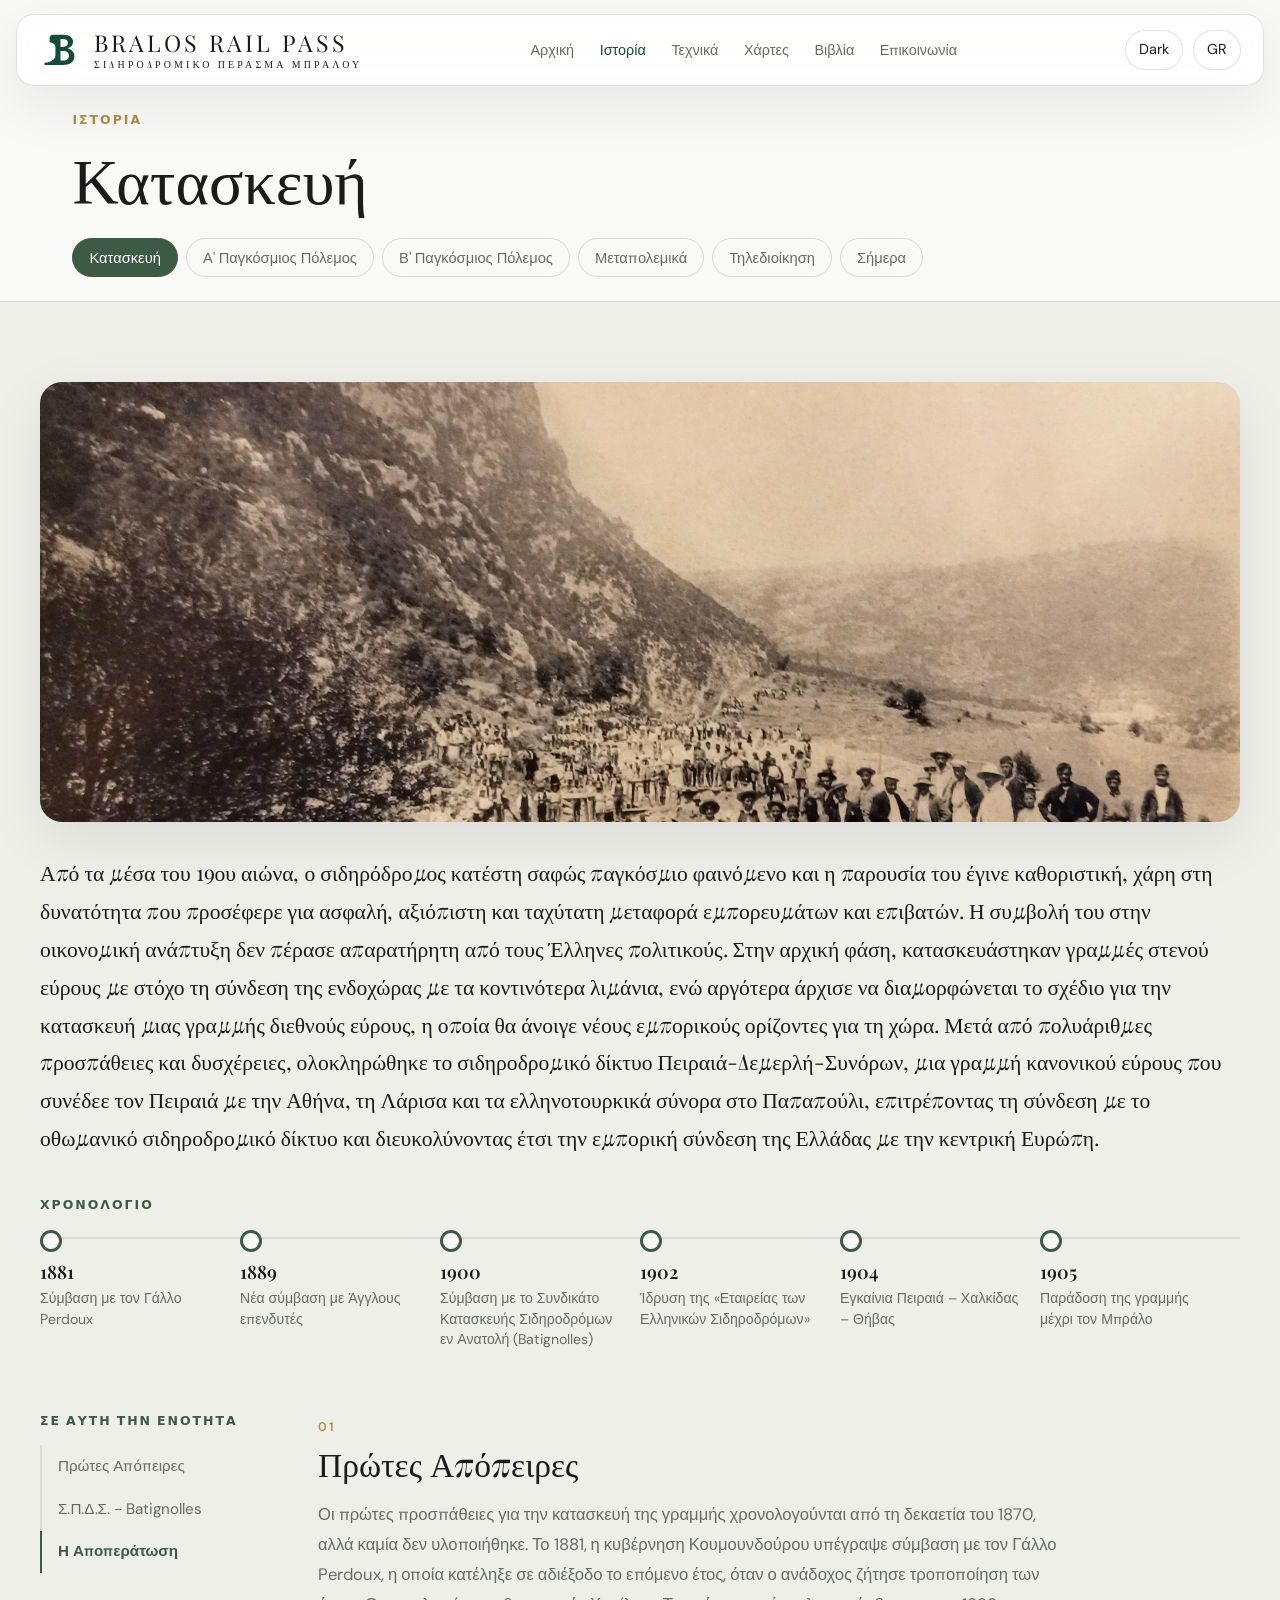
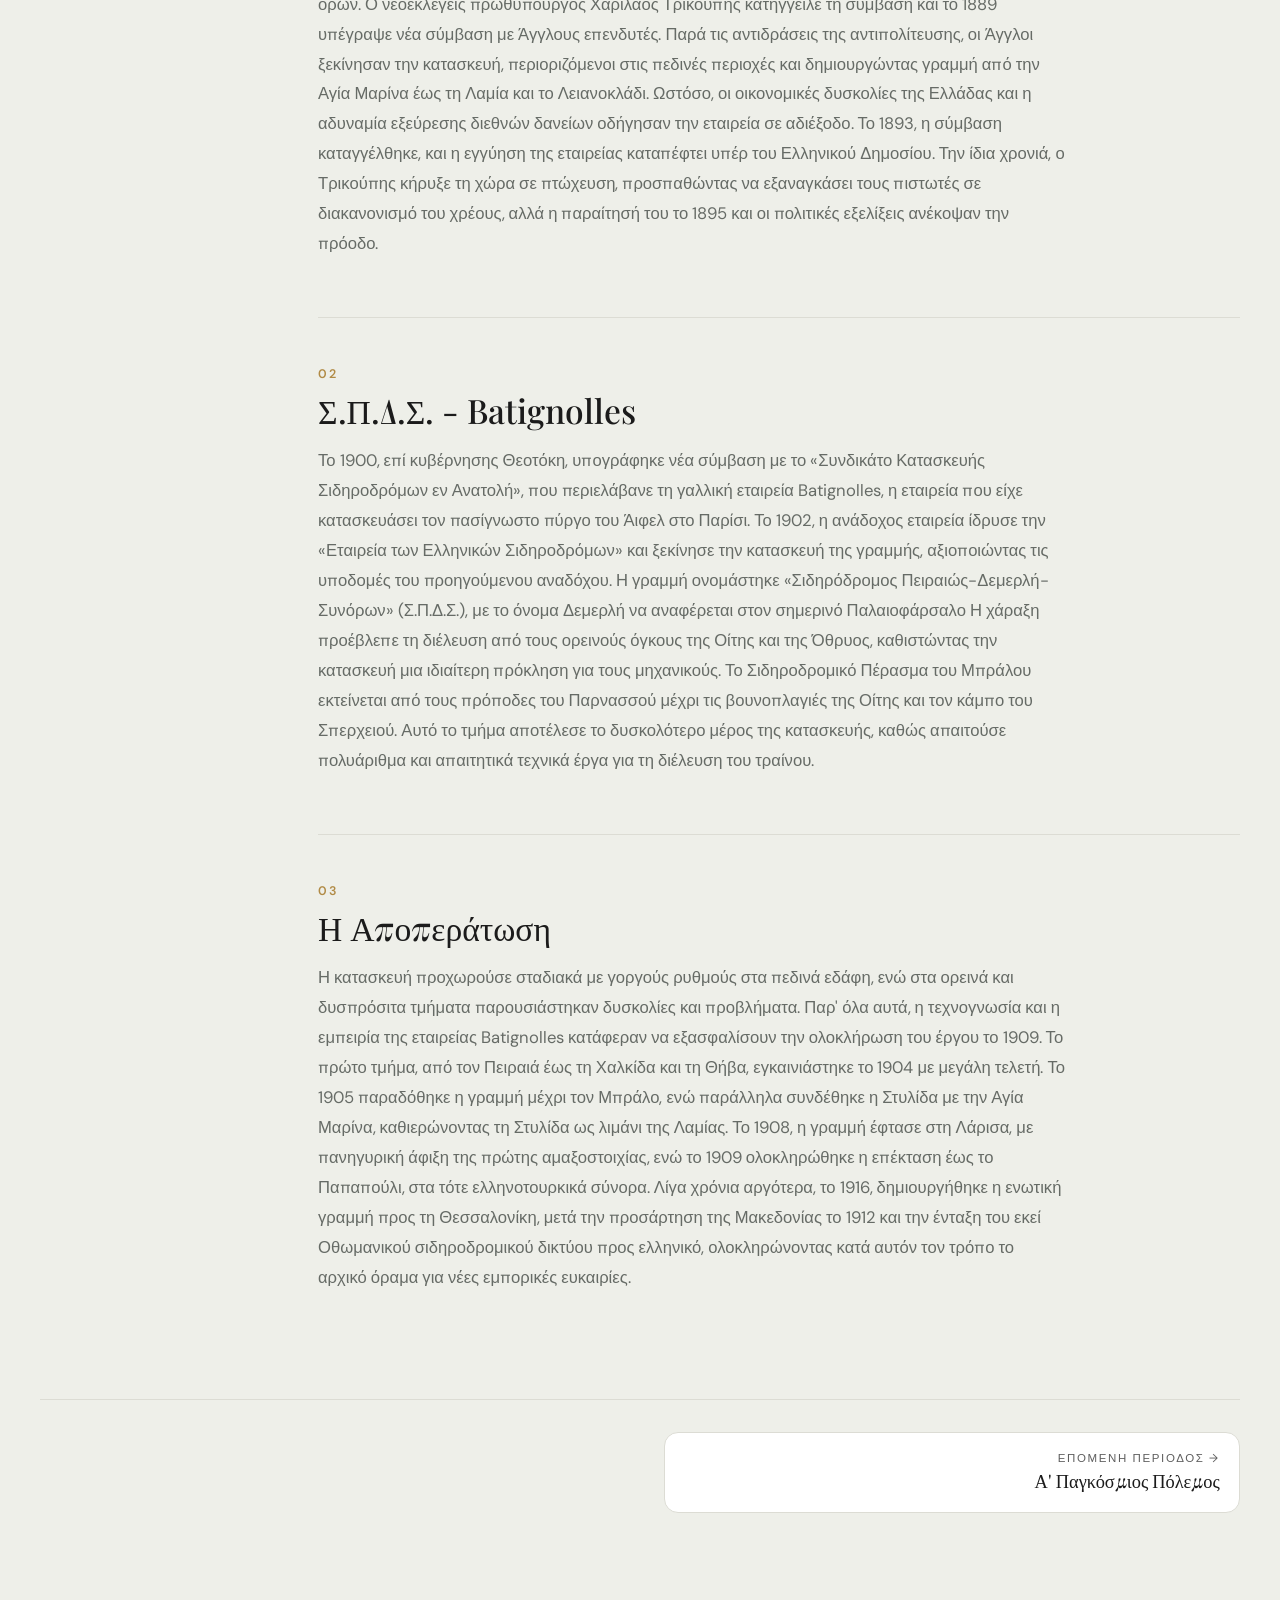
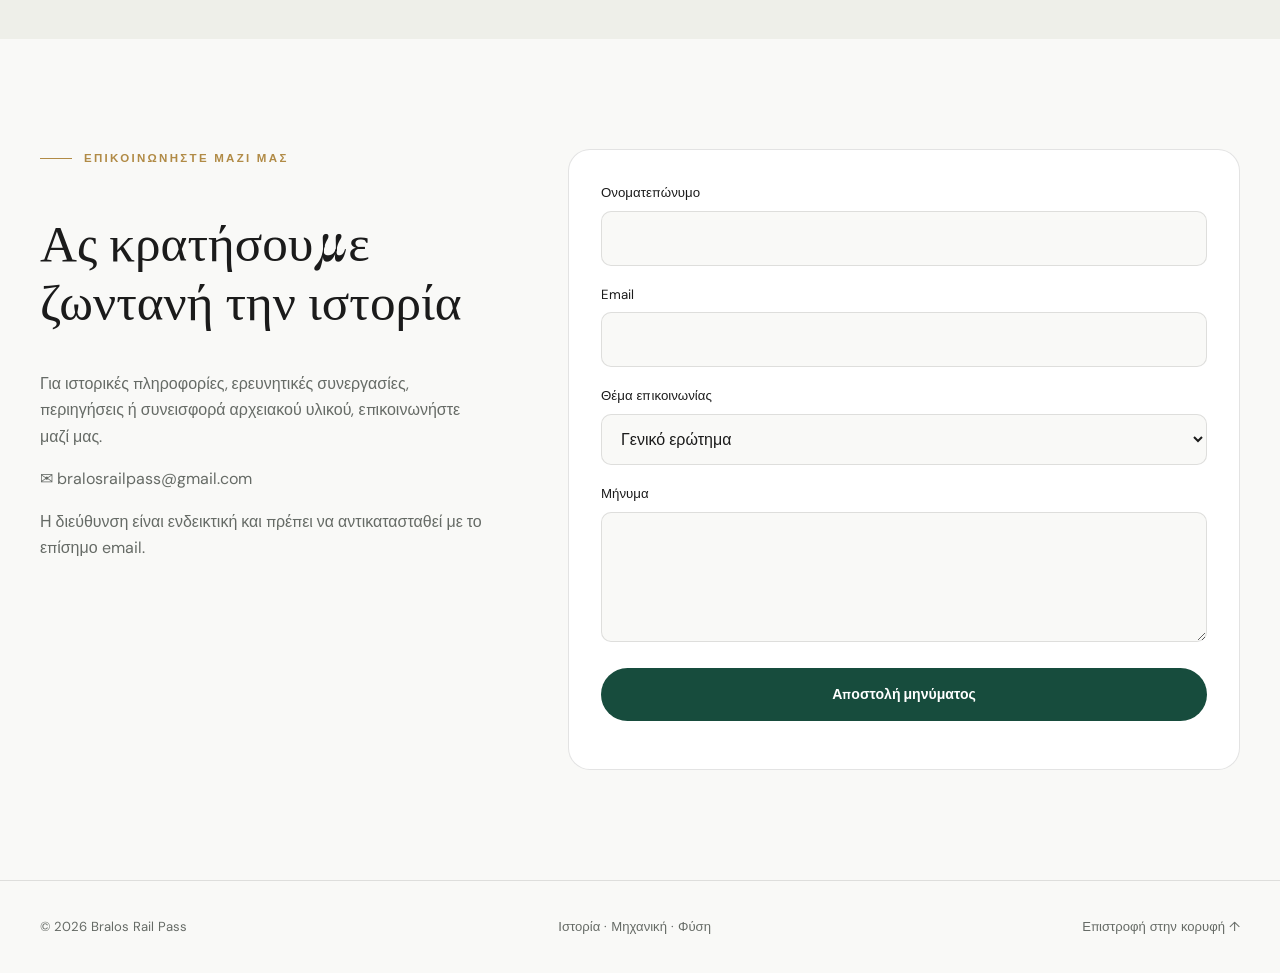
<file: history.html>
<!DOCTYPE html>
<html lang="el">
<head>
  <meta charset="UTF-8" />
  <meta name="viewport" content="width=device-width, initial-scale=1.0" />

  <title>Bralos Rail Pass | Σιδηροδρομικό Πέρασμα Μπράλου</title>
  <meta name="description"
    content="Discover the history, engineering and landscapes of the Bralos railway route. Ανακαλύψτε την ιστορία, τη μηχανική και τα τοπία του Μπράλου." />
  <meta name="theme-color" content="#f9f9f7" />

  <meta property="og:title" content="Bralos Rail Pass" />
  <meta property="og:description"
    content="Where engineering, history and nature meet." />
  <meta property="og:type" content="website" />

  <link rel="preconnect" href="https://fonts.googleapis.com">
  <link rel="preconnect" href="https://fonts.gstatic.com" crossorigin>
  <link href="https://fonts.googleapis.com/css2?family=DM+Sans:wght@400;500;600;700&family=Playfair+Display:wght@400;500;600;700&display=swap" rel="stylesheet">
  <link rel="stylesheet" href="style.css">

  <link rel="icon" type="image/svg+xml" href="img/favicon.svg">
  <meta name="theme-color" content="#ffffff">

</head>

<body>
  <header class="navbar">
    <a href="index.html" class="brand" aria-label="Bralos Rail Pass — Home">
      <svg class="brand-mark" viewBox="0 0 100 100" fill="none" aria-hidden="true">
        <path fill="currentColor" fill-rule="evenodd" clip-rule="evenodd" d="M 28 5 H 58 C 76 5 87 13 87 26 C 87 35 81 42 71 45 C 83 48 91 57 91 69 C 91 85 78 94 56 94 H 3 V 89 C 3 88 4 87 6 87 C 19 86 35 79 35 66 V 42 C 35 33 28 29 19 27 C 18 26 18 25 18 23 V 15 C 18 9 22 5 28 5 Z M 50 18 V 41 H 57 C 66 41 72 36 72 29 C 72 22 66 18 57 18 H 50 Z M 50 53 V 81 H 58 C 69 81 75 76 75 67 C 75 58 69 53 58 53 H 50 Z" />
      </svg>
      <span class="brand-name">BRALOS RAIL PASS<span class="brand-sub">ΣΙΔΗΡΟΔΡΟΜΙΚΟ ΠΕΡΑΣΜΑ ΜΠΡΑΛΟΥ</span></span>
    </a>

    <nav class="nav-links" id="navLinks">
        <div>
            <a class="t" href="index.html" data-i18n="navHome" data-el="Αρχική">Αρχική</a>
        </div>
        <div>
            <a class="t on" href="history.html" data-i18n="navHistory" data-el="Ιστορία">Ιστορία</a>
            <div class="dd">
                <a href="#/istoria/kataskevi" data-i18n="navConstruction" data-el="Κατασκευή">Κατασκευή</a>
                <a href="#/istoria/a-pagkosmios" data-i18n="navWW1" data-el="Α' Παγκόσμιος Πόλεμος">Α' Παγκόσμιος Πόλεμος</a>
                <a href="#/istoria/v-pagkosmios" data-i18n="navWW2" data-el="Β' Παγκόσμιος Πόλεμος">Β' Παγκόσμιος Πόλεμος</a>
                <a href="#/istoria/metapolemika" data-i18n="navPostWar" data-el="Μεταπολεμικά">Μεταπολεμικά</a>
                <a href="#/istoria/tilediikisi" data-i18n="navSignalling" data-el="Τηλεδιοίκηση">Τηλεδιοίκηση</a>
                <a href="#/istoria/simera" data-i18n="navToday" data-el="Σήμερα">Σήμερα</a>
            </div>
        </div>
        <div>
            <a class="t" href="#/texnika/gefyres" data-i18n="navEngineering" data-el="Τεχνικά">Τεχνικά</a>
            <div class="dd">
                <a href="#/texnika/gefyres" data-i18n="navBridges" data-el="Γέφυρες">Γέφυρες</a>
                <a href="#/texnika/siraggew" data-i18n="navTunnels" data-el="Σήραγγες">Σήραγγες</a>
                <a href="#/texnika/stathmoi" data-i18n="navStations" data-el="Σταθμοί - Στάσεις">Σταθμοί - Στάσεις</a>
            </div>
        </div>
        <div>
            <a class="t" href="#/xartes/enas" data-i18n="navMaps" data-el="Χάρτες">Χάρτες</a>
            <div class="dd">
                <a href="#/xartes/enas" data-i18n="navMap" data-el="Ένας Ενιαίος Χάρτης">Ένας Ενιαίος Χάρτης</a>
                <a href="#/xartes/mellon" data-i18n="navProfile" data-el="Μελλοντικές Προσθήκες">Μελλοντικές Προσθήκες</a>
            </div>
        </div>
        <div>
            <a class="t" href="#/vivlia" data-i18n="navBooks" data-el="Βιβλία">Βιβλία</a>
        </div>
        <div>
            <a class="t" href="#/epikoinonia" data-i18n="navContact" data-el="Επικοινωνία">Επικοινωνία</a>
        </div>
    </nav>

    <div class="nav-controls">
      <button class="icon-btn" id="themeToggle" aria-label="Toggle light or dark theme">☼ / ☾</button>
      <button class="lang-btn" id="langToggle" aria-label="Change language">EL</button>
      <button class="icon-btn menu-btn" id="menuToggle" aria-label="Open navigation">☰</button>
    </div>

    <style>

      .sectionh{
        padding:5rem 0 0 0}
      
      .eyebrowh{
        font:600 .78rem var(--sans);
        letter-spacing:.16em;
        text-transform:uppercase;
        color:var(--gold);
        margin-bottom:.8rem}

      .page-headh{padding:2rem 0 1.5rem;
        border-bottom:1px solid var(--line)}
      
      .page-headh h1{
        font-size:clamp(2.4rem,6vw,4rem);
        margin-top: 0;
        margin-bottom:.4rem}

      .containerh{max-width:1180px;
        margin:auto;
        padding:0 1.4rem}

      .pillsh{display:flex;
        flex-wrap:wrap;
        gap:.5rem;
        margin:1.5rem 0 0;
        padding:0;
        list-style:none}

      .pillsh a{display:block;
        padding:.4rem 1rem;
        border:1px solid var(--line);
        border-radius:999px;
        text-decoration:none;
        font-size:.92rem;
        color:var(--muted)}
      
      .pillsh a:hover{border-color:var(--accent);
        background:var(--accent);
        color:var(--accent-ink);
        transition: 0.3s;}
      
      .pillsh a.on{background:var(--accent);
        border-color:var(--accent);
        color:var(--accent-ink)}


      /* ---- Περιεχόμενο ιστορικής περιόδου ---- */
      .history-content{padding:3rem 0 1rem;}
      .history-content.show{animation:historyFade .45s ease}
      @keyframes historyFade{from{opacity:0;transform:translateY(14px)}to{opacity:1;transform:none}}

      .history-hero{margin:0 0 2rem;border-radius:var(--radius);overflow:hidden;background:var(--surface-2); box-shadow:var(--shadow); width: 100%; margin:0 auto 2rem auto;}
      .history-hero .hm-open{display:block;width:100%;padding:0;border:0;background:none;cursor:zoom-in;overflow:hidden}
      .history-hero img{width:100%;height:clamp(220px,38vw,440px);object-fit:cover;overflow:auto;background-attachment: fixed; display:block;transition:transform .6s}
      .history-hero .hm-open:hover img{transform:scale(1.03)}

      .history-lead{font:400 clamp(1.12rem,2vw,1.35rem)/1.75 var(--serif);color:var(--text);max-width:100% /*70ch*/;text-align: left;margin:0 0 1.5rem}
      .history-prose p{font-size:1.04rem;line-height:1.8;max-width:68ch}
      .history-note{display:inline-block;font-size:.9rem;color:var(--muted);background:var(--soft);padding:.6rem 1rem;border-radius:10px;margin:0 0 1.5rem}

      .history-label{font:600 .78rem var(--sans);letter-spacing:.16em;text-transform:uppercase;color:var(--accent);margin:0 0 1rem}

      /* Χρονολόγιο */
      .history-timeline{margin:2.5rem 0 3.2rem}
      .tl{display:flex;list-style:none;margin:0;padding:0 0 .8rem;overflow-x:auto;scroll-snap-type:x proximity}
      .tl li{flex:0 0 200px;position:relative;padding-top:1.9rem;scroll-snap-align:start}
      .tl li::before{content:"";position:absolute;top:8px;left:0;right:0;height:2px;background:var(--line)}
      .tl li::after{content:"";position:absolute;top:1px;left:0;width:16px;height:16px;border-radius:50%;background:var(--bg);border:3px solid var(--accent);transition:.25s}
      .tl-item{display:block;width:100%;text-align:left;background:none;border:0;padding:0 1.2rem 0 0;color:inherit}
      .tl-date{display:block;font:600 1.15rem var(--serif);color:var(--text);transition:color .25s}
      .tl-text{display:block;font-size:.88rem;line-height:1.45;color:var(--muted);margin-top:.25rem}
      button.tl-item:hover .tl-date{color:var(--accent)}
      .tl li:has(button.tl-item:hover)::after{background:var(--accent)}

      /* Διάταξη: πλευρικό μενού + υποενότητες */
      .history-layout{display:grid;grid-template-columns:230px minmax(0,1fr);gap:3rem;align-items:start}
      .history-layout.no-toc{grid-template-columns:minmax(0,1fr)}
      .history-toc{position:sticky;top:110px}
      .history-toc ol{list-style:none;margin:0;padding:0;border-left:2px solid var(--line)}
      .toc-btn{display:block;width:100%;text-align:left;background:none;border:0;border-left:2px solid transparent;margin-left:-2px;padding:.55rem 0 .55rem 1rem;color:var(--muted);font-size:.95rem;transition:.2s}
      .toc-btn:hover{color:var(--text)}
      .toc-btn[aria-current="true"]{color:var(--accent);border-left-color:var(--accent);font-weight:600}

      .history-sec{scroll-margin-top:110px;padding-bottom:2.6rem;margin-bottom:2.6rem;border-bottom:1px solid var(--line);opacity:0;transform:translateY(18px);transition:opacity .6s,transform .6s}
      .history-sec.in{opacity:1;transform:none}
      .history-sec:last-child{border-bottom:0;margin-bottom:0}
      .sec-num{font:600 .78rem var(--sans);letter-spacing:.16em;color:var(--gold)}
      .history-sec h3{font-size:clamp(1.5rem,3vw,2.1rem);margin:.3rem 0 1rem}
      .history-sec.flash h3{animation:secFlash 1.4s ease}
      @keyframes secFlash{0%{color:var(--gold)}100%{color:inherit}}

      /* Φωτογραφίες & βίντεο */
      .history-media{display:grid;grid-template-columns:repeat(auto-fill,minmax(220px,1fr));gap:1rem;margin-top:1.4rem}
      .hm{margin:0;background:var(--surface);border:1px solid var(--border);border-radius:14px;overflow:hidden}
      .hm img,.hm video{width:100%;display:block}
      .hm-image img{aspect-ratio:4/3;object-fit:cover;transition:transform .4s}
      .hm-open{display:block;width:100%;padding:0;border:0;background:none;cursor:zoom-in;overflow:hidden}
      .hm-open:hover img{transform:scale(1.05)}
      .hm-video{grid-column:1/-1}
      .hm-embed{position:relative;aspect-ratio:16/9}
      .hm-embed iframe{position:absolute;inset:0;width:100%;height:100%;border:0}
      .hm figcaption{padding:.6rem .85rem;font-size:.82rem;color:var(--muted)}

      /* Προηγούμενη / Επόμενη περίοδος */
      .history-pager{display:flex;justify-content:space-between;gap:1rem;margin-top:3rem;padding-top:2rem;border-top:1px solid var(--line)}
      .pager-link{display:block;flex:0 1 48%;padding:1rem 1.2rem;border:1px solid var(--line);border-radius:14px;transition:.25s;background-color: var(--surface);}
      .pager-link:hover{border-color:var(--accent);background:var(--accent);color:var(--accent-ink)}
      .pager-link small{display:block;font-size:.72rem;letter-spacing:.14em;text-transform:uppercase;opacity:.7}
      .pager-link strong{font:500 1.15rem var(--serif)}
      .pager-next{text-align:right;margin-left:auto}

      /* Lightbox */
      .lightbox{position:fixed;inset:0;z-index:300;display:flex;align-items:center;justify-content:center;background:rgba(10,10,10,.92);padding:2rem}
      .lightbox[hidden]{display:none}
      .lb-figure{margin:0;max-width:min(1100px,92vw);text-align:center}
      .lb-figure img{max-width:100%;max-height:78vh;border-radius:10px}
      .lb-figure figcaption{color:#e8e8e3;margin-top:.8rem;font-size:.95rem}
      .lb-btn{position:absolute;width:46px;height:46px;border:0;border-radius:50%;background:rgba(255,255,255,.14);color:#fff;font-size:1.7rem;line-height:1}
      .lb-btn:hover{background:rgba(255,255,255,.28)}
      .lb-close{top:1.2rem;right:1.2rem}
      .lb-prev{left:1.2rem;top:50%;transform:translateY(-50%)}
      .lb-next{right:1.2rem;top:50%;transform:translateY(-50%)}
      .lb-btn[hidden]{display:none}

      .history-content button:focus-visible,.lightbox button:focus-visible,.pager-link:focus-visible{outline:3px solid var(--gold);outline-offset:2px}

      @media (max-width:900px){
        .history-layout{grid-template-columns:1fr;gap:1.2rem}
        .history-toc{top:92px;z-index:5;background:var(--bg);padding:.6rem 0}
        .history-toc .history-label{display:none}
        .history-toc ol{display:flex;gap:.5rem;overflow-x:auto;border-left:0}
        .toc-btn{width:auto;white-space:nowrap;border:1px solid var(--line);border-radius:999px;margin:0;padding:.4rem .9rem}
        .toc-btn[aria-current="true"]{background:var(--accent);color:var(--accent-ink);border-color:var(--accent)}
        .history-sec{scroll-margin-top:150px}
        .pager-link{flex-basis:100%}
        .history-pager{flex-direction:column}
        .pager-next{text-align:left;margin-left:0}
      }
      @media (prefers-reduced-motion:reduce){
        .history-sec{opacity:1;transform:none;transition:none}
        .history-content.show,.history-sec.flash h3{animation:none}
      }
    </style>
  </header>

  <main>

    <section class="sectionh" id="introduction">
      <div class="page-headh">
        <div class="containerh">
            <div class="eyebrowh" data-i="navHistory" datai18n="introEyebrow" data-el="Ιστορία">Ιστορία</div>             
            <h1 id="historyTitle" data-en="Construction" data-el="Κατασκευή">Κατασκευή</h1>
            <ul class="pillsh" id="historyPills">
              <li><a href="#/istoria/kataskevi" data-period="kataskevi" data-en="Construction" data-el="Κατασκευή">Κατασκευή</a></li>
              <li><a href="#/istoria/a-pagkosmios" data-period="a-pagkosmios" data-en="World War I" data-el="Α' Παγκόσμιος Πόλεμος">Α' Παγκόσμιος Πόλεμος</a></li>
              <li><a href="#/istoria/v-pagkosmios" data-period="v-pagkosmios" data-en="World War II" data-el="Β' Παγκόσμιος Πόλεμος">Β' Παγκόσμιος Πόλεμος</a></li>
              <li><a href="#/istoria/metapolemika" data-period="metapolemika" data-en="Post-war" data-el="Μεταπολεμικά">Μεταπολεμικά</a></li>
              <li><a href="#/istoria/tilediikisi" data-period="tilediikisi" data-en="Signalling" data-el="Τηλεδιοίκηση">Τηλεδιοίκηση</a></li>
              <li><a href="#/istoria/simera" data-period="simera" data-en="Today" data-el="Σήμερα">Σήμερα</a></li>
            </ul>
          </div>
        </div>

    </section>

    <section class="section" id="history-section" style="background-color: var(--surface-2); padding-top: 2rem;">
      <div class="container">
        <article class="history-content" id="history-content"></article>
      </div>
    </section>

    <section class="section" id="contact">
      <div class="container contact-grid">
        <div class="reveal">
          <div class="eyebrow" data-i18n="contactEyebrow">Get in touch</div>
          <h2 data-i18n="contactTitle">Ας κρατήσουμε ζωντανή την ιστορία</h2>
          <p data-i18n="contactText">Για ιστορικές πληροφορίες, ερευνητικές συνεργασίες, περιηγήσεις ή συνεισφορά αρχειακού υλικού, επικοινωνήστε μαζί μας.</p>
          <p>✉ <a href="mailto:info@bralosrailpass.gr">bralosrailpass@gmail.com</a></p>
          <p data-i18n="contactNote">Η διεύθυνση είναι ενδεικτική και πρέπει να αντικατασταθεί με το επίσημο email.</p>
        </div>

        <form class="contact-form reveal" id="contactForm">
          <div class="field"><label for="name" data-i18n="nameLabel">Ονοματεπώνυμο</label><input id="name" name="name" required autocomplete="name"></div>
          <div class="field"><label for="email" data-i18n="emailLabel">Email</label><input id="email" name="email" type="email" required autocomplete="email"></div>
          <div class="field"><label for="topic" data-i18n="topicLabel">Θέμα επικοινωνίας</label>
            <select id="topic" name="topic">
              <option value="general" data-i18n="topic1">Γενικό ερώτημα</option>
              <option value="research" data-i18n="topic2">Ιστορική έρευνα</option>
              <option value="visit" data-i18n="topic3">Επίσκεψη / περιήγηση</option>
              <option value="archive" data-i18n="topic4">Αρχειακό υλικό</option>
            </select>
          </div>
          <div class="field"><label for="message" data-i18n="messageLabel">Μήνυμα</label><textarea id="message" name="message" required></textarea></div>
          <button class="btn btn-primary" type="submit" data-i18n="send">Αποστολή μηνύματος</button>
          <p id="formMessage" role="status" aria-live="polite"></p>
        </form>
      </div>
    </section>
  </main>

  <footer>
    <div class="container footer-inner">
      <span>© <span id="year"></span> Bralos Rail Pass</span>
      <span data-i18n="footerText">Ιστορία · Μηχανική · Φύση</span>
      <a href="#home" data-i18n="backTop">Επιστροφή στην κορυφή ↑</a>
    </div>
  </footer>

  <script src="history-data.js"></script>
  <script>
    const translations = {
      el: {
        navHome:"Αρχική", navHistory:"Ιστορία", 
        navConstruction:"Κατασκευή", navWW1:"Α' Παγκόσμιος Πόλεμος", navWW2:"Β' Παγκόσμιος Πόλεμος", navPostWar:"Μεταπολεμικά", navSignalling:"Τηλεδιοίκηση", navToday:"Σήμερα",
        navEngineering:"Τεχνικά", navBridges:"Γέφυρες", navTunnels:"Σήραγγες", navStations:"Σταθμοί-Στάσεις",
        navMaps:"Χάρτες", navMaps:"Χάρτες", navProfile:"Μηκοτομή",
        navBooks:"Βιβλία", navContact:"Επικοινωνία",
        heroEyebrow:"Ένα ταξίδι στον χρόνο",
        heroSub:"Εκεί που η μηχανική, η ιστορία και η φύση συναντιούνται.",
        heroEn:"Where engineering, history and nature meet.",
        explore:"Εξερευνήστε τη Διαδρομή", plan:"Σχεδιάστε την Επίσκεψή σας",
        scroll:"↓ Κύλιση για εξερεύνηση",
        introEyebrow:"Μια ιστορική σιδηροδρομική διαδρομή",
        introTitle:"Τι ακριβώς είναι;",
        introText:"Το Σιδηροδρομικό Πέρασμα του Μπράλου, επίσης γνωστό ως Ορεινό, είναι μια μαγευτική σιδηροδρομική διαδρομή στην Στερεά Ελλάδα, που εκτείνεται ανάμεσα στους Δήμους Αμφίκλειας - Ελάτειας, Δελφών και Λαμιέων. Θεωρείται μία από τις πιο εντυπωσιακές σιδηροδρομικές γραμμές στην Ελλάδα, μαζί με άλλα διάσημα τμήματα όπως τα στενά του Νέστου, το τραινάκι του Πηλίου, τον Οδοντωτό και το δίκτυο της Πελοποννήσου.Το Πέρασμα αποτελεί μέρος της αρχικής σιδηροδρομικής γραμμής Αθηνών - Θεσσαλονίκης και έχει μήκος 56,241 χιλιόμετρα. Στις αρχές του 2018, διακόπηκε η λειτουργία του ως κομμάτι του κύριου σιδηροδρομικού άξονα, καθώς αντικαταστάθηκε από μια νέα, γειτονική και βορειότερη γραμμή υψηλών ταχυτήτων.",
        introEn:"Μια σιδηροδρομική διαδρομή μέσα από τοπία που διαμορφώθηκαν από τη μηχανική, την ιστορία και τον χρόνο.",
        learn:"Μάθετε περισσότερα",
        feat1:"Μηχανική Αριστεία",feat1p:"Γέφυρες, σήραγγες και απαιτητικά τεχνικά έργα.",
        feat2:"Φυσική Ομορφιά",feat2p:"Βουνά, χαράδρες και μοναδικά τοπία.",
        feat3:"Ιστορική Κληρονομιά",feat3p:"Ένα ταξίδι στην ιστορία της Ελλάδας.",
        feat4:"Πολιτισμός",feat4p:"Αρχεία, μαρτυρίες και τοπικές ιστορίες.",
        feat5:"Τουρισμός",feat5p:"Ανακαλύψτε τον τόπο με τον δικό σας ρυθμό.",
        feat6:"Βιώσιμη Ανάδειξη",feat6p:"Σεβασμός στο τοπίο και την κληρονομιά.",
        routeCaption:"Γέφυρα Γοργοποτάμου",routeCaptionSub:"Κεντρική Ελλάδα · Μήκος 194m · Ύψος 30m",
        routeEyebrow:"Φύση & τόπος",routeTitle:"Η διαδρομή",
        routeText:"Η διαδρομή ξεκινά από τον Σταθμό της Τιθορέας, με θέα τον Παρνασσό και το Καλλίδρομο, συνεχίζει μέσω της Αμφίκλειας και της εύφορης πεδιάδας του Βοιωτικού Κηφισού, περνώντας από τους σταθμούς της Λιλαίας και του Μπράλου. Από εκεί αρχίζει η εντυπωσιακή ορεινή χάραξη, με σήραγγες, κοιλαδογέφυρες και απόκρημνα φαράγγια, διασχίζοντας τις πλαγιές της Οίτης και το ιστορικό πέρασμα της Τραχίνας. Η πανοραμική θέα προς την πεδιάδα της Λαμίας και τον Μαλιακό Κόλπο συνοδεύει τον ταξιδιώτη έως τη γέφυρα του Γοργοποτάμου, πριν η γραμμή διασχίσει την κοιλάδα του Σπερχειού και καταλήξει στον Σταθμό του Λειανοκλαδίου.",
        exploreMap:"Εξερευνήστε τον Χάρτη",
        stat1:"Η εποχή της σιδηροδρομικής ανάπτυξης",stat2:"Ορεινό ανάγλυφο",stat3:"Τεχνικά έργα",stat4:"Ιστορίες προς ανακάλυψη",
        historyEyebrow:"Η ιστορία μιας σιδηροδρομικής γραμμής",
        historyTitle:"Ιστορία που διασχίζει τον χρόνο",
        historyIntro:"Το Πέρασμα αποτέλεσε κομβικό σημείο της σύγχρονης ελληνικής ιστορίας, συμβάλλοντας στην ανάπτυξη της βιομηχανίας, της γεωργίας, του εμπορίου και των μεταφορών. Η κατασκευή του αντιμετώπισε σημαντικές τεχνικές προκλήσεις λόγω της δύσβατης μορφολογίας της περιοχής. Παράλληλα, διαδραμάτισε στρατηγικό ρόλο στους δύο Παγκόσμιους Πολέμους, εξυπηρετώντας τη μεταφορά συμμαχικών και ελληνικών στρατευμάτων, ενώ αποτέλεσε στόχο αντιστασιακών ενεργειών κατά την Κατοχή. Μεταπολεμικά, συνέβαλε καθοριστικά στην αποκατάσταση του σιδηροδρομικού δικτύου και την ανασυγκρότηση της χώρας.",
        hist1:"Κατασκευή",hist1p:"Ο σχεδιασμός, οι προκλήσεις και η δημιουργία της γραμμής.",
        hist2:"Α' Παγκόσμιος Πόλεμος",hist2p:"Η στρατηγική σημασία της γραμμής και τα γεγονότα της εποχής.",
        hist3:"Β' Παγκόσμιος Πόλεμος",hist3p:"Ανασυγκρότηση, εξέλιξη και προσπάθειες διατήρησης.",
        hist4:"Μεταπολεμικά",hist4p:"Ανασυγκρότηση, εξέλιξη και προσπάθειες διατήρησης.",
        hist5:"Τηλεδιοίκηση",hist5p:"Ανασυγκρότηση, εξέλιξη και προσπάθειες διατήρησης.",
        hist6:"Σήμερα",hist6p:"Ανασυγκρότηση, εξέλιξη και προσπάθειες διατήρησης.",
        discover:"Ανακαλύψτε →",
        engEyebrow:"Μηχανική & υποδομές",engTitle:"Η μηχανική πίσω από τη διαδρομή",
        engIntro:"Το σιδηροδρομικό Πέρασμα του Μπράλου αποτελεί ένα εντυπωσιακό σύνολο τεχνικών έργων και υποδομών, που αποτυπώνουν την πολυπλοκότητα και την ιστορική εξέλιξη της γραμμής. Κατά μήκος του εκτείνονται 13 σταθμοί και στάσεις, 22 γέφυρες μήκους άνω των 10 μέτρων, καθώς και 20 σήραγγες. Ανάμεσά τους ξεχωρίζουν οι εμβληματικές μεταλλικές γέφυρες της Παπαδιάς, του Ασωπού και του Γοργοποτάμου, αλλά και η Σήραγγα του Μπράλου, μία από τις μεγαλύτερες της Ελλάδας. Το έργο συμπληρώνουν ειδικές αμυντικές στοές, σχεδιασμένες για την προστασία της γραμμής από κατολισθήσεις, αναδεικνύοντας τη μηχανική ευφυΐα και τις τεχνικές προκλήσεις ενός μοναδικού σιδηροδρομικού έργου.",
        eng1:"Γέφυρες",eng1p:"Λιθόκτιστες και μεταλλικές κατασκευές, αρχιτεκτονική και τεχνικές λεπτομέρειες.",
        eng2:"Σήραγγες",eng2p:"Η διάνοιξη μέσα από το ορεινό ανάγλυφο και οι προκλήσεις της κατασκευής.",
        eng3:"Σταθμοί & Στάσεις",eng3p:"Ιστορικά κτίρια, σιδηροδρομικοί κόμβοι και μικρές στάσεις.",
        mapsEyebrow:"Εξερευνήστε τη γεωγραφία",mapsTitle:"Μονοπάτι Σιδηροδρομικών",
        mapsIntro:"Η κατασκευή του Περάσματος της Τραχίνας, λόγω του ιδιαίτερα απόκρημνου και δυσπρόσιτου ανάγλυφου, απαίτησε πρωτόγνωρες προσπάθειες, με τη διάνοιξη μονοπατιού μήκους περίπου 6 χιλιομέτρων για τη μεταφορά εργαζομένων και υλικών. Ιδιαίτερο ενδιαφέρον παρουσιάζει η χρήση πορσελάνης στις λιθόκτιστες κατασκευές, η οποία ενδέχεται να συνέβαλε στη διαχρονική αντοχή τους. Η μεταφορά της γινόταν ακτοπλοϊκώς έως την Αγία Μαρίνα και στη συνέχεια με κάρα έως τον Σταθμό του Ασωπού. Σήμερα, το ιστορικό μονοπάτι εξακολουθεί να ακολουθεί τη διαδρομή από τη γέφυρα του Ασωπού (Γεφύρι του Ντούνου), μέσα από το επιβλητικό φαράγγι, καταλήγοντας έπειτα από περίπου δύο ώρες πεζοπορίας στον Σταθμό του Ασωπού.",
        mapPanelTitle:"Ο Μπράλος στον χάρτη",mapPanelText:"Η χάραξη, οι σταθμοί και τα σημεία ενδιαφέροντος σε έναν διαδραστικό χάρτη.",
        future:"Μελλοντικές Προσθήκες ↗",
        booksEyebrow:"Βιβλιοθήκη & έρευνα",booksTitle:"Βιβλία & ιστορικές πηγές",
        booksIntro:"Μια επιμελημένη ψηφιακή βιβλιοθήκη με βιβλιογραφία, αρχειακό υλικό και δημοσιεύσεις.",
        book1:"Ιστορική βιβλιογραφία",book1p:"Μελέτες και εκδόσεις για την ελληνική σιδηροδρομική ιστορία.",
        book2:"Αρχειακά τεκμήρια",book2p:"Έγγραφα, φωτογραφίες, χάρτες και ιστορικές μαρτυρίες.",
        book3:"Έρευνα & δημοσιεύσεις",book3p:"Σύγχρονες εργασίες και τεχνικές μελέτες.",
        contactEyebrow:"Επικοινωνήστε μαζί μας",contactTitle:"Ας κρατήσουμε ζωντανή την ιστορία",
        contactText:"Για ιστορικές πληροφορίες, ερευνητικές συνεργασίες, περιηγήσεις ή συνεισφορά αρχειακού υλικού, επικοινωνήστε μαζί μας.",
        contactNote:"Η διεύθυνση είναι ενδεικτική και πρέπει να αντικατασταθεί με το επίσημο email.",
        nameLabel:"Ονοματεπώνυμο",emailLabel:"Email",topicLabel:"Θέμα επικοινωνίας",
        topic1:"Γενικό ερώτημα",topic2:"Ιστορική έρευνα",topic3:"Επίσκεψη / περιήγηση",topic4:"Αρχειακό υλικό",
        messageLabel:"Μήνυμα",send:"Αποστολή μηνύματος",
        footerText:"Ιστορία · Μηχανική · Φύση",backTop:"Επιστροφή στην κορυφή ↑",
        formDemo:"Η φόρμα λειτουργεί ως demo. Για αποστολή μηνυμάτων απαιτείται σύνδεση με backend."
      },
      en: {
        navHome:"Home",
        navHistory:"History", navConstruction:"Construction", navWW1:"World War I", navWW2:"World War II", navPostWar:"Post-War", navSignalling:"Signalling", navToday:"Today",
        navEngineering:"Engineering", navBridges:"Bridges", navTunnels:"Tunnels", navStations:"Stations & Stops",
        navMaps:"Maps", navMap:"Unified Maps", navProfile:"Longitudinal Profile",
        navBooks:"Books",navContact:"Contact",
        heroEyebrow:"A journey through time",
        heroSub:"Where engineering, history and nature meet.",
        heroEn:"Where engineering, history and nature meet.",
        explore:"Explore the Route",plan:"Plan Your Visit",scroll:"↓ Scroll to explore",
        introEyebrow:"A historic railway route",
        introTitle:"A landmark of Greek railway heritage",
        introText:"The Bralos railway pass connects engineering with the mountainous landscape of Roumeli. A route inviting visitors to discover the relationship between people, technology and nature.",
        introEn:"A railway journey through landscapes shaped by engineering, history and time.",
        learn:"Discover more",
        feat1:"Engineering Excellence",feat1p:"Bridges, tunnels and demanding infrastructure.",
        feat2:"Natural Beauty",feat2p:"Mountains, gorges and remarkable landscapes.",
        feat3:"Historic Heritage",feat3p:"A journey through Greek history.",
        feat4:"Culture",feat4p:"Archives, testimonies and local stories.",
        feat5:"Tourism",feat5p:"Discover the region at your own pace.",
        feat6:"Sustainable Heritage",feat6p:"Respect for the landscape and its legacy.",
        routeCaption:"The Bralos landscape",routeCaptionSub:"Central Greece · Railway heritage",
        routeEyebrow:"Landscape & place",routeTitle:"A journey through the heart of Greece",
        routeText:"Discover mountain passes, engineering works and places with a distinctive historical identity. Every stop along the route tells a different story.",
        exploreMap:"Explore the Map",
        stat1:"The era of railway expansion",stat2:"Mountain terrain",stat3:"Engineering works",stat4:"Stories to discover",
        historyEyebrow:"The story of a railway",historyTitle:"A history that crosses time",
        historyIntro:"From construction and wartime history to post-war reconstruction and today's heritage.",
        hist1:"Construction",hist1p:"The design, challenges and creation of the line.",
        hist2:"The World Wars",hist2p:"The line's strategic significance and the events of its time.",
        hist3:"Post-war & Today",hist3p:"Reconstruction, evolution and preservation efforts.",
        discover:"Discover →",
        engEyebrow:"Engineering & infrastructure",engTitle:"The engineering behind the route",
        engIntro:"Explore the structures and infrastructure that shaped the railway passage.",
        eng1:"Bridges",eng1p:"Stone and steel structures, architecture and engineering details.",
        eng2:"Tunnels",eng2p:"Carving through mountainous terrain and the challenges of construction.",
        eng3:"Stations & Stops",eng3p:"Historic buildings, railway hubs and small halts.",
        mapsEyebrow:"Explore the geography",mapsTitle:"Maps & routes",
        mapsIntro:"A unified digital map will bring together the route, points of interest and elevation profile.",
        mapPanelTitle:"Bralos on the map",mapPanelText:"An interactive map and historical route variants will be added in a future release.",
        future:"Future Additions ↗",
        booksEyebrow:"Library & research",booksTitle:"Books & historical sources",
        booksIntro:"A curated digital library of bibliography, archival material and publications.",
        book1:"Historical bibliography",book1p:"Studies and publications on Greek railway history.",
        book2:"Archival documents",book2p:"Documents, photographs, maps and historical accounts.",
        book3:"Research & publications",book3p:"Contemporary research and engineering studies.",
        contactEyebrow:"Get in touch",contactTitle:"Help keep the story alive",
        contactText:"For historical information, research collaborations, guided visits or archival contributions, get in touch.",
        contactNote:"This email address is a placeholder and should be replaced with the official address.",
        nameLabel:"Full name",emailLabel:"Email",topicLabel:"Subject",
        topic1:"General enquiry",topic2:"Historical research",topic3:"Visit / guided tour",topic4:"Archival material",
        messageLabel:"Message",send:"Send message",
        footerText:"History · Engineering · Nature",backTop:"Back to top ↑",
        formDemo:"This is a demo form. Connecting a backend is required to send messages."
      }
    };

    let language = localStorage.getItem("bralos-language") || "el";
    let theme = localStorage.getItem("bralos-theme") || "light";

    function setLanguage(lang) {
      language = lang;
      document.documentElement.lang = lang;
      document.querySelectorAll("[data-i18n]").forEach(el => {
        const key = el.dataset.i18n;
        if (translations[lang][key]) el.textContent = translations[lang][key];
      });

      document.getElementById("langToggle").textContent =
        lang === "el" ? "GR" : "EN";

      document.title = lang === "el"
        ? "Bralos Rail Pass | Σιδηροδρομικό Πέρασμα Μπράλου"
        : "Bralos Rail Pass | Where Engineering, History & Nature Meet";

      document.querySelector('meta[name="description"]').content =
        lang === "el"
          ? "Ανακαλύψτε την ιστορία, τη μηχανική και τα τοπία του σιδηροδρομικού περάσματος Μπράλου."
          : "Discover the history, engineering and landscapes of the Bralos railway route.";

      localStorage.setItem("bralos-language", lang);
      document.dispatchEvent(new Event("bralos-languagechange"));
    }

    function setTheme(nextTheme) {
      theme = nextTheme;
      document.documentElement.dataset.theme = theme;
      document.getElementById("themeToggle").textContent =
        theme === "dark" ? "Light" : "Dark";
      document.querySelector('meta[name="theme-color"]').content =
        theme === "dark" ? "#1b1b1b" : "#f9f9f7";
      localStorage.setItem("bralos-theme", theme);
    }

    document.getElementById("langToggle").addEventListener("click", () => {
      setLanguage(language === "el" ? "en" : "el");
    });

    document.getElementById("themeToggle").addEventListener("click", () => {
      setTheme(theme === "light" ? "dark" : "light");
    });

    document.getElementById("menuToggle").addEventListener("click", () => {
      document.getElementById("navLinks").classList.toggle("open");
    });

    document.querySelectorAll(".nav-links a").forEach(link => {
      link.addEventListener("click", () => {
        document.getElementById("navLinks").classList.remove("open");
      });
    });

    document.getElementById("contactForm").addEventListener("submit", event => {
      event.preventDefault();
      document.getElementById("formMessage").textContent =
        translations[language].formDemo;
    });

    const observer = new IntersectionObserver(entries => {
      entries.forEach(entry => {
        if (entry.isIntersecting) {
          entry.target.classList.add("visible");
          observer.unobserve(entry.target);
        }
      });
    }, { threshold: 0.12 });

    document.querySelectorAll(".reveal").forEach(el => observer.observe(el));

    document.getElementById("year").textContent = new Date().getFullYear();

    setLanguage(language);
    setTheme(theme);

    /* ============================================================
       ΙΣΤΟΡΙΑ: ΑΛΛΑΓΗ ΠΕΡΙΕΧΟΜΕΝΟΥ ΜΕ ΤΑ ΚΟΥΜΠΙΑ
       Τα κείμενα, οι φωτογραφίες και τα βίντεο βρίσκονται στο
       history-data.js — εδώ είναι μόνο ο κώδικας που τα εμφανίζει.
       ============================================================ */
    const HD = (typeof historyData !== "undefined") ? historyData : null;
    const DEFAULT_PERIOD = "kataskevi";
    const historyContent = document.getElementById("history-content");
    const historyTitle   = document.getElementById("historyTitle");
    const historyPills   = document.querySelectorAll("#historyPills a");

    const HUI = {
      el: { toc:"Σε αυτή την ενότητα", timeline:"Χρονολόγιο", prev:"Προηγούμενη περίοδος", next:"Επόμενη περίοδος",
            close:"Κλείσιμο", lbPrev:"Προηγούμενη φωτογραφία", lbNext:"Επόμενη φωτογραφία", enlarge:"Μεγέθυνση",
            noEn:"" },
      en: { toc:"In this chapter", timeline:"Timeline", prev:"Previous period", next:"Next period",
            close:"Close", lbPrev:"Previous photo", lbNext:"Next photo", enlarge:"Enlarge",
            noEn:"The English translation of this chapter is on its way — showing the Greek text for now." }
    };

    const hLang   = () => language === "en" ? "en" : "el";
    const hReduce = () => window.matchMedia("(prefers-reduced-motion: reduce)").matches;
    const hPick   = o => o ? (o[hLang()] ?? o.el ?? "") : "";
    const hPars   = o => { const v = hPick(o); return Array.isArray(v) ? v : (v ? [v] : []); };
    const hProse  = arr => arr.map(p => `<p>${p}</p>`).join("");
    const hEsc    = s => String(s).replace(/&/g,"&amp;").replace(/"/g,"&quot;").replace(/</g,"&lt;");

    let hGalleries = {};
    let hObservers = [];

    function getPeriodFromHash() {
      const m = location.hash.match(/^#\/istoria\/([\w-]+)/);
      return (m && HD && HD[m[1]]) ? m[1] : DEFAULT_PERIOD;
    }

    function hasEnglish(p) {
      return !!((p.lead && p.lead.en) || (p.intro && p.intro.en) ||
                (p.sections || []).some(s => s.text && s.text.en));
    }

    function mediaHtml(list, gid) {
      if (!list || !list.length) return "";
      const gallery = [];
      const items = list.map(m => {
        const cap = hPick(m.caption);
        const capHtml = cap ? `<figcaption>${cap}</figcaption>` : "";
        if (m.type === "video") {
          return `<figure class="hm hm-video"><video controls preload="metadata"${m.poster ? ` poster="${hEsc(m.poster)}"` : ""}><source src="${hEsc(m.src)}"></video>${capHtml}</figure>`;
        }
        if (m.type === "youtube") {
          return `<figure class="hm hm-video"><div class="hm-embed"><iframe src="https://www.youtube-nocookie.com/embed/${hEsc(m.id)}" title="${hEsc(cap || "Video")}" loading="lazy" allow="accelerometer; encrypted-media; picture-in-picture" allowfullscreen></iframe></div>${capHtml}</figure>`;
        }
        gallery.push({ src: m.src, caption: cap });
        const idx = gallery.length - 1;
        return `<figure class="hm hm-image"><button type="button" class="hm-open" data-gallery="${gid}" data-index="${idx}" aria-label="${HUI[hLang()].enlarge}${cap ? ": " + hEsc(cap) : ""}"><img src="${hEsc(m.src)}" alt="${hEsc(cap)}" loading="lazy" onerror="this.closest('figure').remove()"></button>${capHtml}</figure>`;
      }).join("");
      hGalleries[gid] = gallery;
      return `<div class="history-media">${items}</div>`;
    }

    function renderHistory(animate = true) {
      if (!HD) {
        historyContent.innerHTML = "<p>Δεν βρέθηκε το αρχείο <strong>history-data.js</strong>. Βάλτε το στον ίδιο φάκελο με το history.html.</p>";
        return;
      }
      const period = getPeriodFromHash();
      const item = HD[period];
      const lang = hLang();
      const ui = HUI[lang];
      const keys = Object.keys(HD);
      hGalleries = {};

      // Κουμπιά + τίτλος
      historyPills.forEach(a => {
        a.classList.toggle("on", a.dataset.period === period);
        a.textContent = a.dataset[lang];
      });
      historyTitle.textContent = hPick(item.title);

      let html = "";

      // Εξώφυλλο
      if (item.image) {
        hGalleries.cover = [{ src: item.image, caption: hPick(item.title) }];
        html += `<figure class="history-hero"><button type="button" class="hm-open" data-gallery="cover" data-index="0" aria-label="${ui.enlarge}"><img src="${hEsc(item.image)}" alt="${hEsc(hPick(item.title))}" onerror="this.closest('.history-hero').remove()"></button></figure>`;
      }

      if (lang === "en" && !hasEnglish(item)) html += `<p class="history-note">${ui.noEn}</p>`;
      if (item.lead) html += `<p class="history-lead">${hPick(item.lead)}</p>`;
      const intro = hPars(item.intro);
      if (intro.length) html += `<div class="history-prose">${hProse(intro)}</div>`;

      // Χρονολόγιο
      if (item.timeline && item.timeline.length > 1) {
        html += `<div class="history-timeline"><h3 class="history-label">${ui.timeline}</h3><ol class="tl">` +
          item.timeline.map(t => {
            const inner = `<span class="tl-date">${t.date}</span><span class="tl-text">${hPick(t.text)}</span>`;
            return `<li>${t.target
              ? `<button type="button" class="tl-item" data-target="${t.target}">${inner}</button>`
              : `<div class="tl-item">${inner}</div>`}</li>`;
          }).join("") + `</ol></div>`;
      }

      // Υποενότητες + πλευρικό μενού
      const sections = item.sections || [];
      if (sections.length) {
        const showToc = sections.length > 1;
        const toc = showToc
          ? `<nav class="history-toc" aria-label="${ui.toc}"><h3 class="history-label">${ui.toc}</h3><ol>` +
            sections.map(s => `<li><button type="button" class="toc-btn" data-target="${s.id}">${hPick(s.title)}</button></li>`).join("") +
            `</ol></nav>` : "";
        const secs = sections.map((s, i) => `
          <section class="history-sec" id="hs-${s.id}">
            <span class="sec-num">${String(i + 1).padStart(2, "0")}</span>
            <h3>${hPick(s.title)}</h3>
            <div class="history-prose">${hProse(hPars(s.text))}</div>
            ${mediaHtml(s.media, "s-" + s.id)}
          </section>`).join("");
        html += `<div class="history-layout${showToc ? "" : " no-toc"}">${toc}<div class="history-sections">${secs}</div></div>`;
      }

      // Προηγούμενη / Επόμενη περίοδος
      const idx = keys.indexOf(period);
      const prev = HD[keys[idx - 1]], next = HD[keys[idx + 1]];
      if (prev || next) {
        html += `<nav class="history-pager">` +
          (prev ? `<a class="pager-link pager-prev" href="#/istoria/${keys[idx - 1]}"><small>← ${ui.prev}</small><strong>${hPick(prev.title)}</strong></a>` : "") +
          (next ? `<a class="pager-link pager-next" href="#/istoria/${keys[idx + 1]}"><small>${ui.next} →</small><strong>${hPick(next.title)}</strong></a>` : "") +
          `</nav>`;
      }

      historyContent.innerHTML = html;
      setupHistoryObservers();

      if (animate) {
        historyContent.classList.remove("show");
        void historyContent.offsetWidth;
        historyContent.classList.add("show");
      }
    }

    // Εμφάνιση υποενοτήτων με κύλιση + επισήμανση ενεργής υποενότητας στο μενού
    function setupHistoryObservers() {
      hObservers.forEach(o => o.disconnect());
      hObservers = [];
      const secs = historyContent.querySelectorAll(".history-sec");
      if (!secs.length) return;

      if (hReduce()) {
        secs.forEach(s => s.classList.add("in"));
      } else {
        const reveal = new IntersectionObserver(entries => {
          entries.forEach(en => { if (en.isIntersecting) { en.target.classList.add("in"); reveal.unobserve(en.target); } });
        }, { threshold: 0.08 });
        secs.forEach(s => reveal.observe(s));
        hObservers.push(reveal);
      }

      const tocBtns = historyContent.querySelectorAll(".toc-btn");
      if (tocBtns.length) {
        const setActive = id => tocBtns.forEach(b => b.setAttribute("aria-current", b.dataset.target === id ? "true" : "false"));
        setActive(secs[0].id.replace("hs-", ""));
        const spy = new IntersectionObserver(entries => {
          entries.forEach(en => { if (en.isIntersecting) setActive(en.target.id.replace("hs-", "")); });
        }, { rootMargin: "-20% 0px -70% 0px" });
        secs.forEach(s => spy.observe(s));
        hObservers.push(spy);
      }
    }

    /* ---------- Lightbox φωτογραφιών ---------- */
    const lb = { root: null, img: null, cap: null, prev: null, next: null, close: null, list: [], i: 0, opener: null };

    function lbBuild() {
      if (lb.root) return;
      const r = document.createElement("div");
      r.className = "lightbox";
      r.hidden = true;
      r.setAttribute("role", "dialog");
      r.setAttribute("aria-modal", "true");
      r.innerHTML = `<button type="button" class="lb-btn lb-close">×</button>
        <button type="button" class="lb-btn lb-prev">‹</button>
        <figure class="lb-figure"><img alt=""><figcaption></figcaption></figure>
        <button type="button" class="lb-btn lb-next">›</button>`;
      document.body.appendChild(r);
      lb.root = r;
      lb.img = r.querySelector("img");
      lb.cap = r.querySelector("figcaption");
      lb.prev = r.querySelector(".lb-prev");
      lb.next = r.querySelector(".lb-next");
      lb.close = r.querySelector(".lb-close");
      lb.close.addEventListener("click", lbClose);
      lb.prev.addEventListener("click", () => lbShow(lb.i - 1));
      lb.next.addEventListener("click", () => lbShow(lb.i + 1));
      r.addEventListener("click", e => { if (e.target === r) lbClose(); });
      document.addEventListener("keydown", e => {
        if (r.hidden) return;
        if (e.key === "Escape") lbClose();
        else if (e.key === "ArrowLeft"  && lb.list.length > 1) lbShow(lb.i - 1);
        else if (e.key === "ArrowRight" && lb.list.length > 1) lbShow(lb.i + 1);
        else if (e.key === "Tab") {
          const btns = [...r.querySelectorAll("button")].filter(b => !b.hidden);
          const first = btns[0], last = btns[btns.length - 1];
          if (e.shiftKey && document.activeElement === first) { e.preventDefault(); last.focus(); }
          else if (!e.shiftKey && document.activeElement === last) { e.preventDefault(); first.focus(); }
        }
      });
    }

    function lbShow(i) {
      const n = lb.list.length;
      lb.i = (i + n) % n;
      const it = lb.list[lb.i];
      lb.img.src = it.src;
      lb.img.alt = it.caption || "";
      lb.cap.textContent = it.caption || "";
      lb.prev.hidden = lb.next.hidden = n < 2;
    }

    function lbOpen(gid, index, opener) {
      const list = hGalleries[gid];
      if (!list || !list.length) return;
      lbBuild();
      const ui = HUI[hLang()];
      lb.close.setAttribute("aria-label", ui.close);
      lb.prev.setAttribute("aria-label", ui.lbPrev);
      lb.next.setAttribute("aria-label", ui.lbNext);
      lb.list = list;
      lb.opener = opener;
      lbShow(index);
      lb.root.hidden = false;
      document.body.style.overflow = "hidden";
      lb.close.focus();
    }

    function lbClose() {
      lb.root.hidden = true;
      document.body.style.overflow = "";
      if (lb.opener) lb.opener.focus();
    }

    /* ---------- Κλικ μέσα στο περιεχόμενο ---------- */
    historyContent.addEventListener("click", e => {
      const open = e.target.closest(".hm-open");
      if (open) { lbOpen(open.dataset.gallery, +open.dataset.index, open); return; }

      const t = e.target.closest("[data-target]");
      if (t) {
        const el = document.getElementById("hs-" + t.dataset.target);
        if (!el) return;
        el.scrollIntoView({ behavior: hReduce() ? "auto" : "smooth", block: "start" });
        el.classList.remove("flash");
        void el.offsetWidth;
        el.classList.add("flash");
      }
    });

    window.addEventListener("hashchange", () => {
      if (!/^#\/istoria\//.test(location.hash)) return;   // αγνόηση άλλων συνδέσμων του μενού
      renderHistory(true);
      const top = document.getElementById("introduction");
      if (top) top.scrollIntoView({ behavior: hReduce() ? "auto" : "smooth", block: "start" });
    });
    document.addEventListener("bralos-languagechange", () => renderHistory(false));
    renderHistory(false);
  </script>
</body>
</html>
</file>
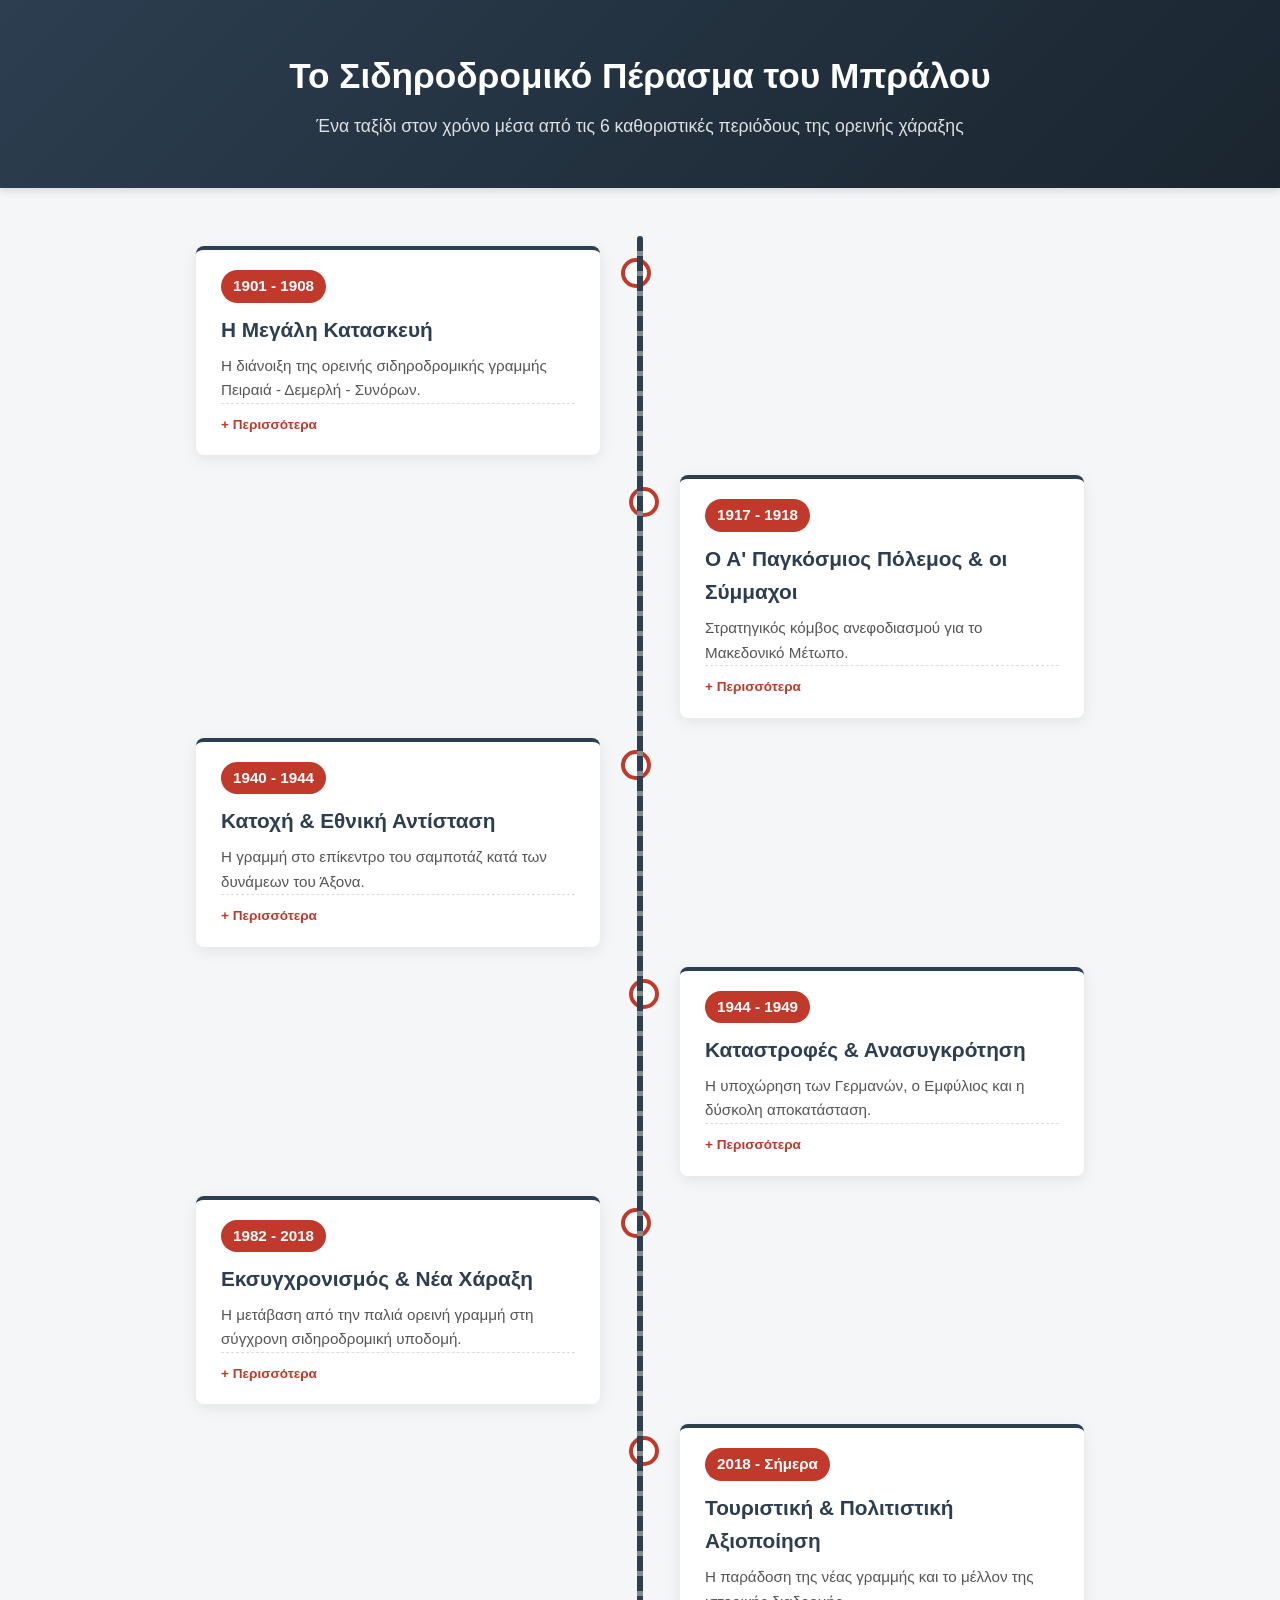
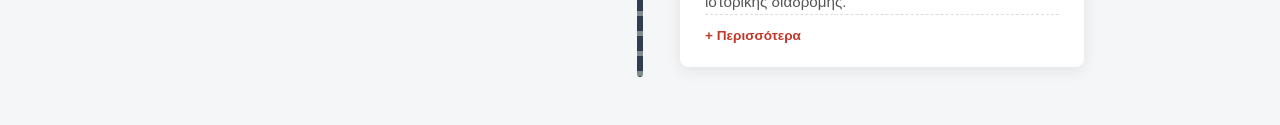
<file: timeline.html>
<!DOCTYPE html>
<html lang="el">
<head>
    <meta charset="UTF-8">
    <meta name="viewport" content="width=device-width, initial-scale=1.0">
    <title>Χρονολόγιο: Σιδηροδρομικό Πέρασμα Μπράλου</title>
    <style>
        :root {
            --primary-color: #2c3e50;
            --accent-color: #c0392b;
            --bg-color: #f4f6f7;
            --card-bg: #ffffff;
            --text-color: #333333;
        }

        * {
            box-sizing: border-box;
            margin: 0;
            padding: 0;
        }

        body {
            font-family: 'Segoe UI', Tahoma, Geneva, Verdana, sans-serif;
            background-color: var(--bg-color);
            color: var(--text-color);
            line-height: 1.6;
        }

        header {
            background: linear-gradient(135deg, var(--primary-color), #1a252f);
            color: white;
            text-align: center;
            padding: 3rem 1rem;
            box-shadow: 0 4px 6px rgba(0,0,0,0.1);
        }

        header h1 {
            font-size: 2.2rem;
            margin-bottom: 0.5rem;
        }

        header p {
            font-size: 1.1rem;
            opacity: 0.85;
        }

        .timeline {
            position: relative;
            max-width: 1000px;
            margin: 3rem auto;
            padding: 0 1rem;
        }

        .timeline::after {
            content: '';
            position: absolute;
            width: 6px;
            background: repeating-linear-gradient(
                to bottom,
                var(--primary-color),
                var(--primary-color) 15px,
                #7f8c8d 15px,
                #7f8c8d 20px
            );
            top: 0;
            bottom: 0;
            left: 50%;
            margin-left: -3px;
            border-radius: 3px;
        }

        .timeline-item {
            padding: 10px 40px;
            position: relative;
            background-color: inherit;
            width: 50%;
            opacity: 0;
            transform: translateY(30px);
            transition: all 0.6s ease-out;
        }

        .timeline-item.show {
            opacity: 1;
            transform: translateY(0);
        }

        .left {
            left: 0;
        }

        .right {
            left: 50%;
        }

        .timeline-item::after {
            content: '';
            position: absolute;
            width: 22px;
            height: 22px;
            right: -11px;
            background-color: var(--card-bg);
            border: 4px solid var(--accent-color);
            top: 22px;
            border-radius: 50%;
            z-index: 1;
            transition: transform 0.3s ease;
        }

        .right::after {
            left: -11px;
        }

        .timeline-item:hover::after {
            transform: scale(1.3);
            background-color: var(--accent-color);
        }

        .content {
            padding: 20px 25px;
            background-color: var(--card-bg);
            position: relative;
            border-radius: 8px;
            box-shadow: 0 4px 15px rgba(0,0,0,0.08);
            border-top: 4px solid var(--primary-color);
            cursor: pointer;
            transition: transform 0.2s ease, box-shadow 0.2s ease;
        }

        .content:hover {
            transform: translateY(-3px);
            box-shadow: 0 6px 20px rgba(0,0,0,0.12);
            border-top-color: var(--accent-color);
        }

        .date-badge {
            display: inline-block;
            background-color: var(--accent-color);
            color: white;
            padding: 4px 12px;
            border-radius: 20px;
            font-weight: bold;
            font-size: 0.95rem;
            margin-bottom: 10px;
        }

        .content h2 {
            font-size: 1.3rem;
            color: var(--primary-color);
            margin-bottom: 8px;
        }

        .content p {
            font-size: 0.95rem;
            color: #555;
        }

        .extra-details {
            max-height: 0;
            overflow: hidden;
            transition: max-height 0.4s ease-out, margin-top 0.4s ease;
            font-size: 0.9rem;
            color: #444;
            border-top: 1px dashed #ddd;
        }

        .content.active .extra-details {
            max-height: 250px;
            margin-top: 12px;
            padding-top: 10px;
        }

        .read-more {
            display: block;
            margin-top: 10px;
            font-size: 0.85rem;
            color: var(--accent-color);
            font-weight: bold;
        }

        @media screen and (max-width: 768px) {
            .timeline::after {
                left: 31px;
            }
            .timeline-item {
                width: 100%;
                padding-left: 70px;
                padding-right: 25px;
            }
            .timeline-item::after {
                left: 20px;
            }
            .right {
                left: 0%;
            }
        }
    </style>
</head>
<body>

    <header>
        <h1>Το Σιδηροδρομικό Πέρασμα του Μπράλου</h1>
        <p>Ένα ταξίδι στον χρόνο μέσα από τις 6 καθοριστικές περιόδους της ορεινής χάραξης</p>
    </header>

    <div class="timeline" id="timeline-container"></div>

    <script>
        const timelineData = [
            {
                period: "1901 - 1908",
                title: "Η Μεγάλη Κατασκευή",
                summary: "Η διάνοιξη της ορεινής σιδηροδρομικής γραμμής Πειραιά - Δεμερλή - Συνόρων.",
                details: "Ένα τιτάνιο τεχνικό έργο της εποχής με δεκάδες σήραγγες και εντυπωσιακές μεταλλικές γέφυρες (όπως του Γοργοποτάμου, του Ασωπού και της Παπαδιάς) που συνέδεσε τη Νότια με τη Βόρεια Ελλάδα."
            },
            {
                period: "1917 - 1918",
                title: "Ο Α' Παγκόσμιος Πόλεμος & οι Σύμμαχοι",
                summary: "Στρατηγικός κόμβος ανεφοδιασμού για το Μακεδονικό Μέτωπο.",
                details: "Κατά τον Α' ΠΠ, τα συμμαχικά στρατεύματα της Αντάντ αξιοποίησαν τον σταθμό του Μπράλου ως κύρια βάση μεταφόρτωσης υλικού και στρατευμάτων προς τη Θεσσαλονίκη, κατασκευάζοντας παράλληλα τον οδικό άξονα Μπράλου - Ιτέας."
            },
            {
                period: "1940 - 1944",
                title: "Κατοχή & Εθνική Αντίσταση",
                summary: "Η γραμμή στο επίκεντρο του σαμποτάζ κατά των δυνάμεων του Άξονα.",
                details: "Η ορεινή διάβαση αποτέλεσε στόχο εμβληματικών αντιστασιακών επιχειρήσεων, με κορυφαίες την ανατίναξη της γέφυρας του Γοργοποτάμου (1942) και της γέφυρας του Ασωπού (1943), διακόπτοντας τον ανεφοδιασμό των Γερμανών."
            },
            {
                period: "1944 - 1949",
                title: "Καταστροφές & Ανασυγκρότηση",
                summary: "Η υποχώρηση των Γερμανών, ο Εμφύλιος και η δύσκολη αποκατάσταση.",
                details: "Κατά την αποχώρησή τους το 1944, τα γερμανικά στρατεύματα ανατίναξαν συστηματικά γέφυρες και σήραγγες. Οι εργασίες ανοικοδόμησης καθυστέρησαν λόγω του Εμφυλίου Πολέμου, με τη γραμμή να παραδίδεται ξανά στην κυκλοφορία στα τέλη του 1949."
            },
            {
                period: "1982 - 2018",
                title: "Εκσυγχρονισμός & Νέα Χάραξη",
                summary: "Η μετάβαση από την παλιά ορεινή γραμμή στη σύγχρονη σιδηροδρομική υποδομή.",
                details: "Ξεκίνησαν τα μεγάλα έργα για τη διπλή ηλεκτροκινούμενη γραμμή υψηλών ταχυτήτων Τιθορέα - Λιανοκλάδι - Δομοκός, με τη διάνοιξη της σήραγγας Καλλιδρόμου, που σταδιακά θα υποκαθιστούσε το δύσβατο ορεινό πέρασμα."
            },
            {
                period: "2018 - Σήμερα",
                title: "Τουριστική & Πολιτιστική Αξιοποίηση",
                summary: "Η παράδοση της νέας γραμμής και το μέλλον της ιστορικής διαδρομής.",
                details: "Με την ολοκλήρωση της νέας χάραξης το 2018, η παλιά γραμμή του Μπράλου έπαψε να αποτελεί τον κύριο άξονα. Σήμερα λειτουργεί με τοπικά δρομολόγια, αποτελώντας ένα μοναδικό μνημείο βιομηχανικής αρχαιολογίας και φυσικού κάλλους."
            }
        ];

        const container = document.getElementById('timeline-container');

        timelineData.forEach((item, index) => {
            const side = index % 2 === 0 ? 'left' : 'right';
            
            const timelineItem = document.createElement('div');
            timelineItem.classList.add('timeline-item', side);

            timelineItem.innerHTML = `
                <div class="content" onclick="toggleDetails(this)">
                    <span class="date-badge">${item.period}</span>
                    <h2>${item.title}</h2>
                    <p>${item.summary}</p>
                    <div class="extra-details">
                        <p>${item.details}</p>
                    </div>
                    <span class="read-more">+ Περισσότερα</span>
                </div>
            `;

            container.appendChild(timelineItem);
        });

        function toggleDetails(element) {
            element.classList.toggle('active');
            const span = element.querySelector('.read-more');
            span.textContent = element.classList.contains('active') ? '- Λιγότερα' : '+ Περισσότερα';
        }

        const observer = new IntersectionObserver((entries) => {
            entries.forEach(entry => {
                if (entry.isIntersecting) {
                    entry.target.classList.add('show');
                }
            });
        }, { threshold: 0.15 });

        document.querySelectorAll('.timeline-item').forEach(item => {
            observer.observe(item);
        });
    </script>
</body>
</html>
</file>
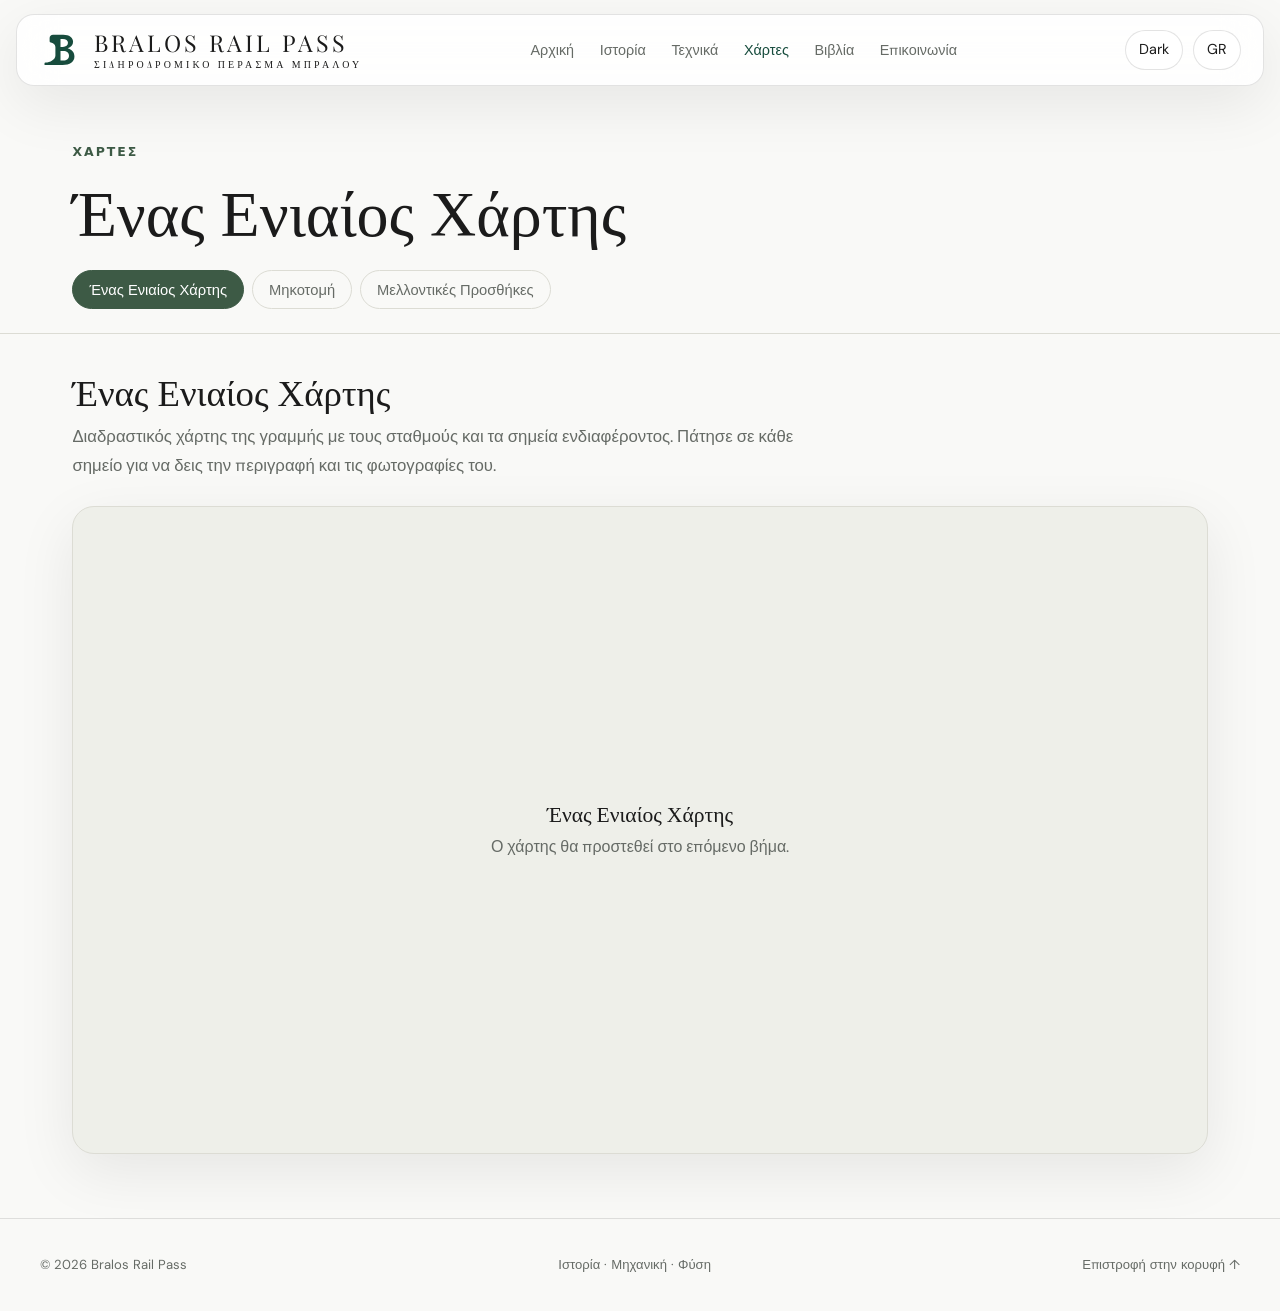
<file: xartes.html>
<!DOCTYPE html>
<html lang="el">
<head>
  <meta charset="UTF-8" />
  <meta name="viewport" content="width=device-width, initial-scale=1.0" />

  <title>Χάρτες | Bralos Rail Pass</title>
  <meta name="description" content="Χάρτες του σιδηροδρομικού περάσματος Μπράλου." />
  <meta name="theme-color" content="#f9f9f7" />

  <meta property="og:title" content="Bralos Rail Pass — Χάρτες" />
  <meta property="og:type" content="website" />

  <link rel="preconnect" href="https://fonts.googleapis.com">
  <link rel="preconnect" href="https://fonts.gstatic.com" crossorigin>
  <link href="https://fonts.googleapis.com/css2?family=DM+Sans:wght@400;500;600;700&family=Playfair+Display:wght@400;500;600;700&display=swap" rel="stylesheet">
  <link rel="stylesheet" href="style.css">

  <link rel="icon" type="image/svg+xml" href="img/favicon.svg">
</head>

<body>
  <header class="navbar">
    <a href="index.html" class="brand" aria-label="Bralos Rail Pass — Home">
      <svg class="brand-mark" viewBox="0 0 100 100" fill="none" aria-hidden="true">
        <path fill="currentColor" fill-rule="evenodd" clip-rule="evenodd" d="M 28 5 H 58 C 76 5 87 13 87 26 C 87 35 81 42 71 45 C 83 48 91 57 91 69 C 91 85 78 94 56 94 H 3 V 89 C 3 88 4 87 6 87 C 19 86 35 79 35 66 V 42 C 35 33 28 29 19 27 C 18 26 18 25 18 23 V 15 C 18 9 22 5 28 5 Z M 50 18 V 41 H 57 C 66 41 72 36 72 29 C 72 22 66 18 57 18 H 50 Z M 50 53 V 81 H 58 C 69 81 75 76 75 67 C 75 58 69 53 58 53 H 50 Z" />
      </svg>
      <span class="brand-name">BRALOS RAIL PASS<span class="brand-sub">ΣΙΔΗΡΟΔΡΟΜΙΚΟ ΠΕΡΑΣΜΑ ΜΠΡΑΛΟΥ</span></span>
    </a>

    <nav class="nav-links" id="navLinks">
        <div>
            <a class="t" href="index.html" data-i18n="navHome">Αρχική</a>
        </div>
        <div>
            <a class="t" href="history.html" data-i18n="navHistory">Ιστορία</a>
            <div class="dd">
                <a href="history.html#/istoria/kataskevi" data-i18n="navConstruction">Κατασκευή</a>
                <a href="history.html#/istoria/a-pagkosmios" data-i18n="navWW1">Α' Παγκόσμιος Πόλεμος</a>
                <a href="history.html#/istoria/v-pagkosmios" data-i18n="navWW2">Β' Παγκόσμιος Πόλεμος</a>
                <a href="history.html#/istoria/metapolemika" data-i18n="navPostWar">Μεταπολεμικά</a>
                <a href="history.html#/istoria/tilediikisi" data-i18n="navSignalling">Τηλεδιοίκηση</a>
                <a href="history.html#/istoria/simera" data-i18n="navToday">Σήμερα</a>
            </div>
        </div>
        <div>
            <a class="t" href="#/texnika/gefyres" data-i18n="navEngineering">Τεχνικά</a>
            <div class="dd">
                <a href="#/texnika/gefyres" data-i18n="navBridges">Γέφυρες</a>
                <a href="#/texnika/siraggew" data-i18n="navTunnels">Σήραγγες</a>
                <a href="#/texnika/stathmoi" data-i18n="navStations">Σταθμοί - Στάσεις</a>
            </div>
        </div>
        <div>
            <a class="t on" href="xartes.html" data-i18n="navMaps">Χάρτες</a>
            <div class="dd">
                <a href="xartes.html#/xartes/enas" data-i18n="navMap">Ένας Ενιαίος Χάρτης</a>
                <a href="xartes.html#/xartes/mikotomi" data-i18n="navProfile">Μηκοτομή</a>
                <a href="xartes.html#/xartes/mellon" data-i18n="navFuture">Μελλοντικές Προσθήκες</a>
            </div>
        </div>
        <div>
            <a class="t" href="#/vivlia" data-i18n="navBooks">Βιβλία</a>
        </div>
        <div>
            <a class="t" href="#/epikoinonia" data-i18n="navContact">Επικοινωνία</a>
        </div>
    </nav>

    <div class="nav-controls">
      <button class="icon-btn" id="themeToggle" aria-label="Toggle light or dark theme">☼ / ☾</button>
      <button class="lang-btn" id="langToggle" aria-label="Change language">EL</button>
      <button class="icon-btn menu-btn" id="menuToggle" aria-label="Open navigation">☰</button>
    </div>

    <style>
      /* ---- Κεφαλίδα σελίδας + κουμπιά (ίδια με το history.html) ---- */
      .sectionh{padding:5rem 0 0 0}
      .eyebrowh{font:600 .78rem var(--sans);letter-spacing:.16em;text-transform:uppercase;color:var(--accent);margin-bottom:.8rem}
      .page-headh{padding:4rem 0 1.5rem;border-bottom:1px solid var(--line)}
      .page-headh h1{font-size:clamp(2.4rem,6vw,4rem);margin-top:0;margin-bottom:.4rem}
      .containerh{max-width:1180px;margin:auto;padding:0 1.4rem}
      .pillsh{display:flex;flex-wrap:wrap;gap:.5rem;margin:1.5rem 0 0;padding:0;list-style:none}
      .pillsh a{display:block;padding:.4rem 1rem;border:1px solid var(--line);border-radius:999px;text-decoration:none;font-size:.92rem;color:var(--muted)}
      .pillsh a:hover{border-color:var(--accent);background:var(--accent);color:var(--accent-ink);transition:.3s}
      .pillsh a.on{background:var(--accent);border-color:var(--accent);color:var(--accent-ink)}

      /* ---- Περιεχόμενο χαρτών ---- */
      #maps-section{padding:2.2rem 0 4rem}
      .xm-panel[hidden]{display:none}
      .xm-panel.show{animation:mapFade .45s ease}
      @keyframes mapFade{from{opacity:0;transform:translateY(14px)}to{opacity:1;transform:none}}
      .xm-intro{max-width:70ch;margin-bottom:1.6rem}
      .xm-intro h2{font-size:clamp(1.6rem,3vw,2.3rem);margin:0 0 .6rem}
      .xm-intro p{font-size:1.05rem;line-height:1.75;margin:0}
      .xm-stage{position:relative;height:min(72vh,680px);min-height:380px;border:1px solid var(--line);border-radius:var(--radius);overflow:hidden;background:var(--surface-2);box-shadow:var(--shadow)}
      .xm-placeholder{display:grid;place-items:center;height:100%;padding:2rem;text-align:center;color:var(--muted)}
      .xm-placeholder strong{display:block;font:500 1.35rem var(--serif);color:var(--text);margin-bottom:.4rem}
      .xm-panel button:focus-visible,.pillsh a:focus-visible{outline:3px solid var(--gold);outline-offset:2px}
      @media (max-width:700px){.xm-stage{height:65vh;min-height:320px}}
      @media (prefers-reduced-motion:reduce){.xm-panel.show{animation:none}}
    </style>
  </header>

  <main>
    <section class="sectionh" id="introduction">
      <div class="page-headh">
        <div class="containerh">
          <div class="eyebrowh" data-i18n="navMaps">Χάρτες</div>
          <h1 id="mapsTitle">Ένας Ενιαίος Χάρτης</h1>
          <ul class="pillsh" id="mapsPills">
            <li><a href="#/xartes/enas" data-map="enas" data-el="Ένας Ενιαίος Χάρτης" data-en="One Unified Map">Ένας Ενιαίος Χάρτης</a></li>
            <li><a href="#/xartes/mikotomi" data-map="mikotomi" data-el="Μηκοτομή" data-en="Longitudinal Profile">Μηκοτομή</a></li>
            <li><a href="#/xartes/mellon" data-map="mellon" data-el="Μελλοντικές Προσθήκες" data-en="Future Additions">Μελλοντικές Προσθήκες</a></li>
          </ul>
        </div>
      </div>
    </section>

    <section class="section" id="maps-section">
      <div class="containerh">
        <div class="maps-content" id="maps-content"></div>
      </div>
    </section>
  </main>

  <footer>
    <div class="container footer-inner">
      <span>© <span id="year"></span> Bralos Rail Pass</span>
      <span data-i18n="footerText">Ιστορία · Μηχανική · Φύση</span>
      <a href="#introduction" data-i18n="backTop">Επιστροφή στην κορυφή ↑</a>
    </div>
  </footer>

  <script src="xartes-data.js"></script>

  <script>
    /* ---------- Κοινά με τις άλλες σελίδες: μενού, γλώσσα, θέμα ---------- */
    const translations = {
      el: {
        navHome:"Αρχική", navHistory:"Ιστορία",
        navConstruction:"Κατασκευή", navWW1:"Α' Παγκόσμιος Πόλεμος", navWW2:"Β' Παγκόσμιος Πόλεμος", navPostWar:"Μεταπολεμικά", navSignalling:"Τηλεδιοίκηση", navToday:"Σήμερα",
        navEngineering:"Τεχνικά", navBridges:"Γέφυρες", navTunnels:"Σήραγγες", navStations:"Σταθμοί - Στάσεις",
        navMaps:"Χάρτες", navMap:"Ένας Ενιαίος Χάρτης", navProfile:"Μηκοτομή", navFuture:"Μελλοντικές Προσθήκες",
        navBooks:"Βιβλία", navContact:"Επικοινωνία",
        footerText:"Ιστορία · Μηχανική · Φύση", backTop:"Επιστροφή στην κορυφή ↑"
      },
      en: {
        navHome:"Home", navHistory:"History",
        navConstruction:"Construction", navWW1:"World War I", navWW2:"World War II", navPostWar:"Post-War", navSignalling:"Signalling", navToday:"Today",
        navEngineering:"Engineering", navBridges:"Bridges", navTunnels:"Tunnels", navStations:"Stations & Stops",
        navMaps:"Maps", navMap:"Unified Maps", navProfile:"Longitudinal Profile", navFuture:"Future Additions",
        navBooks:"Books", navContact:"Contact",
        footerText:"History · Engineering · Nature", backTop:"Back to top ↑"
      }
    };

    let language = localStorage.getItem("bralos-language") || "el";
    let theme = localStorage.getItem("bralos-theme") || "light";

    function setLanguage(lang) {
      language = lang;
      document.documentElement.lang = lang;
      document.querySelectorAll("[data-i18n]").forEach(el => {
        const key = el.dataset.i18n;
        if (translations[lang][key]) el.textContent = translations[lang][key];
      });
      document.getElementById("langToggle").textContent = lang === "el" ? "GR" : "EN";
      document.title = lang === "el" ? "Χάρτες | Bralos Rail Pass" : "Maps | Bralos Rail Pass";
      localStorage.setItem("bralos-language", lang);
      document.dispatchEvent(new Event("bralos-languagechange"));
    }

    function setTheme(nextTheme) {
      theme = nextTheme;
      document.documentElement.dataset.theme = theme;
      document.getElementById("themeToggle").textContent = theme === "dark" ? "Light" : "Dark";
      document.querySelector('meta[name="theme-color"]').content = theme === "dark" ? "#1b1b1b" : "#f9f9f7";
      localStorage.setItem("bralos-theme", theme);
      document.dispatchEvent(new Event("bralos-themechange"));
    }

    document.getElementById("langToggle").addEventListener("click", () => setLanguage(language === "el" ? "en" : "el"));
    document.getElementById("themeToggle").addEventListener("click", () => setTheme(theme === "light" ? "dark" : "light"));
    document.getElementById("menuToggle").addEventListener("click", () => document.getElementById("navLinks").classList.toggle("open"));
    document.querySelectorAll(".nav-links a").forEach(link => {
      link.addEventListener("click", () => document.getElementById("navLinks").classList.remove("open"));
    });
    document.getElementById("year").textContent = new Date().getFullYear();

    /* ============================================================
       ΧΑΡΤΕΣ: ΑΛΛΑΓΗ ΠΕΡΙΕΧΟΜΕΝΟΥ ΜΕ ΤΑ ΚΟΥΜΠΙΑ
       Τα κείμενα βρίσκονται στο xartes-data.js.
       Κάθε χάρτης δηλώνεται εδώ, με ένα «renderer» που ξέρει να
       ζωγραφίζει μέσα στο πλαίσιο του (stage). Προστίθενται ανά βήμα:
         Βήμα 2:  MAP_RENDERERS.enas     = (stage, data) => { ... }
         Βήμα 3:  MAP_RENDERERS.mikotomi = (stage, data) => { ... }
         Βήμα 4:  MAP_RENDERERS.mellon   = (stage, data) => { ... }
       Όσο δεν υπάρχει renderer, εμφανίζεται ένα προσωρινό πλαίσιο.
       ============================================================ */
    const MAP_RENDERERS = {};   // key -> function(stage, data)   (τρέχει ΜΙΑ φορά, όταν ανοίξει για πρώτη φορά)
    const MAP_ON_SHOW   = {};   // key -> function(stage)         (τρέχει ΚΑΘΕ φορά που εμφανίζεται, π.χ. map.invalidateSize())

    const MD = (typeof mapsData !== "undefined") ? mapsData : null;
    const DEFAULT_MAP = "enas";
    const mapsContent = document.getElementById("maps-content");
    const mapsTitle   = document.getElementById("mapsTitle");
    const mapsPills   = document.querySelectorAll("#mapsPills a");

    const MUI = {
      el: { soon: "Ο χάρτης θα προστεθεί στο επόμενο βήμα." },
      en: { soon: "This map will be added in the next step." }
    };
    const mLang   = () => language === "en" ? "en" : "el";
    const mPick   = o => o ? (o[mLang()] ?? o.el ?? "") : "";
    const mReduce = () => window.matchMedia("(prefers-reduced-motion: reduce)").matches;

    const mapInited = {};
    let currentMap = null;

    function getMapFromHash() {
      const m = location.hash.match(/^#\/xartes\/([\w-]+)/);
      return (m && MD && MD[m[1]]) ? m[1] : DEFAULT_MAP;
    }

    function buildPanels() {
      mapsContent.innerHTML = Object.keys(MD).map(k => `
        <section class="xm-panel" id="mp-${k}" hidden>
          <div class="xm-intro"><h2 data-role="title"></h2><p data-role="desc"></p></div>
          <div class="xm-stage" id="stage-${k}"></div>
        </section>`).join("");
    }

    function renderPlaceholder(k) {
      document.getElementById("stage-" + k).innerHTML =
        `<div class="xm-placeholder"><div><strong>${mPick(MD[k].title)}</strong>${MUI[mLang()].soon}</div></div>`;
    }

    function updateMapTexts() {
      Object.keys(MD).forEach(k => {
        const panel = document.getElementById("mp-" + k);
        panel.querySelector('[data-role="title"]').textContent = mPick(MD[k].title);
        panel.querySelector('[data-role="desc"]').innerHTML = mPick(MD[k].desc);
        if (mapInited[k] && !MAP_RENDERERS[k]) renderPlaceholder(k);   // αλλαγή γλώσσας στο προσωρινό πλαίσιο
      });
      mapsPills.forEach(a => {
        a.classList.toggle("on", a.dataset.map === currentMap);
        a.textContent = a.dataset[mLang()];
      });
      if (currentMap) mapsTitle.textContent = mPick(MD[currentMap].title);
    }

    function showMap(key, animate = true) {
      currentMap = key;
      Object.keys(MD).forEach(k => {
        const panel = document.getElementById("mp-" + k);
        panel.hidden = (k !== key);
        panel.classList.remove("show");
      });
      const panel = document.getElementById("mp-" + key);
      const stage = document.getElementById("stage-" + key);

      if (!mapInited[key]) {                 // πρώτη εμφάνιση: δημιουργία
        mapInited[key] = true;
        if (MAP_RENDERERS[key]) MAP_RENDERERS[key](stage, MD[key]);
        else renderPlaceholder(key);
      }
      if (MAP_ON_SHOW[key]) MAP_ON_SHOW[key](stage);

      updateMapTexts();
      if (animate && !mReduce()) { void panel.offsetWidth; panel.classList.add("show"); }
    }

    if (!MD) {
      mapsContent.innerHTML = "<p>Δεν βρέθηκε το αρχείο <strong>xartes-data.js</strong>. Βάλτε το στον ίδιο φάκελο με το xartes.html.</p>";
    } else {
      buildPanels();
      window.addEventListener("hashchange", () => {
        if (!/^#\/xartes\//.test(location.hash)) return;       // αγνόηση άλλων συνδέσμων
        showMap(getMapFromHash(), true);
        const top = document.getElementById("introduction");
        if (top) top.scrollIntoView({ behavior: mReduce() ? "auto" : "smooth", block: "start" });
      });
      document.addEventListener("bralos-languagechange", updateMapTexts);
    }

    setLanguage(language);
    setTheme(theme);
    if (MD) showMap(getMapFromHash(), false);
  </script>
  
</body>
</html>
</file>
<file: style.css>
:root {
      color-scheme: light;
      --bg: #f9f9f7;
      --surface: #ffffff;
      --surface-2: #eeefe9;
      --text: #1b1b1b;
      --muted: #666b66;
      --green: #174c3d;
      --green-2: #236b53;
      --gold: #b18b46;
      --border: rgba(27, 27, 27, .12);
      --nav: rgba(255,255,255,.84);
      --shadow: 0 18px 60px rgba(0,0,0,.08);
      --radius: 22px;
      --ink:#1b1b1b;
      --line:#dcdcd4;
      --accent:#3d5a45;
      --accent-ink:#fff;
      --soft:#efefe9;
      --serif:'Playfair Display',Georgia,serif;
      --sans:'DM Sans',system-ui,sans-serif
    }

    [data-theme="dark"] {
      color-scheme: dark;
      --bg: #1b1b1b;
      --surface: #242624;
      --surface-2: #30332f;
      --text: #f5f5f0;
      --muted: #b6bbb4;
      --green: #8ab9a0;
      --green-2: #a6d4b9;
      --gold: #d5b46b;
      --border: rgba(255,255,255,.13);
      --nav: rgba(27,27,27,.86);
      --shadow: 0 18px 60px rgba(0,0,0,.25);
      --ink:#f1f1ec;
      --line:#3a3a36;
      --accent:#9cc3a4;
      --accent-ink:#17211a;
      --soft:#262624
    }

    * { box-sizing: border-box; }
    html { scroll-behavior: smooth; scroll-padding-top: 100px; }

    body {
      margin: 0;
      background: var(--bg);
      color: var(--text);
      font-family: "DM Sans", sans-serif;
      line-height: 1.65;
      transition: background .3s, color .3s;
    }

    h1, h2, h3, .serif {
      font-family: "Playfair Display", Georgia, serif;
      font-weight: 500;
      line-height: 1.15;
    }

    h2 { font-size: clamp(2rem, 4vw, 3.5rem); }
    p { color: var(--muted); }
    a { color: inherit; text-decoration: none; }
    button, input, textarea, select { font: inherit; }
    button { cursor: pointer; }

    .container {
      width: min(1200px, calc(100% - 48px));
      margin-inline: auto;
    }

    .eyebrow {
      display: flex;
      align-items: center;
      gap: 12px;
      color: var(--gold);
      text-transform: uppercase;
      letter-spacing: .2em;
      font-size: .72rem;
      font-weight: 700;
    }

    .eyebrow::before {
      content: "";
      width: 32px;
      height: 1px;
      background: var(--gold);
    }

    .section { padding: 110px 0; }
    .section-heading { max-width: 100%; margin-bottom: 48px; } /* max-width: 720px*/
    .section-heading h2 { margin: 18px 0; }
    .section-heading p { max-width: 100%; text-align: justify;} /* max-width: 620px text-align: left;*/

    /* Navigation */

    .navbar {
      position: fixed;
      z-index: 100;
      top: 14px;
      left: 50%;
      transform: translateX(-50%);
      width: min(1400px, calc(100% - 32px));
      min-height: 72px;
      padding: 12px 22px;
      display: flex;
      align-items: center;
      justify-content: space-between;
      gap: 24px;
      background: var(--nav);
      border: 1px solid var(--border);
      border-radius: 18px;
      backdrop-filter: blur(20px);
      -webkit-backdrop-filter: blur(20px);
      box-shadow: var(--shadow);
    }

    .brand {
      display: flex;
      align-items: center;
      gap: 12px;
      flex-shrink: 0;
    }

    .brand-mark {
      width: 43px;
      height: 34px;
      color: var(--green);
    }

    .brand-name {
      font-family: "Playfair Display", serif;
      font-size: 1.45rem;
      letter-spacing: .13em;
      line-height: 1;
    }

    .brand-sub {
      display: block;
      margin-top: 5px;
      font-size: .62rem;
      letter-spacing: .32em;
    }

    .nav-links {
      display: flex;
      align-items: center;
      gap: clamp(12px, 2vw, 28px);
    }

    .nav-links>div{position:relative}

    .nav-links a {
      font-size: 0.9rem;
      color: var(--muted);
      transition: color .2s;
    }

    .nav-links a.t{
        font-size: 0.9rem;
        color:var(--muted);
        transition: color .2s;}

    .nav-links a:hover { color: var(--green); }

    .nav-links a.t:hover,.nav-links a.on{
            color:var(--green);}

    .nav-links>div:hover .dd,.nav-links>div:focus-within .dd{
        display:block}

    .nav-controls { display: flex; align-items: center; gap: 10px; }

    .dd{display:none;
                position:absolute;
                left:0;
                top:100%;
                min-width:180px;
                background:var(--surface);
                border:1px solid var(--line);border-radius:10px;
                padding:.4rem;
                box-shadow:0 12px 30px rgba(0,0,0,.12)}

    .dd a{display:block;
        padding:.45rem .8rem;
        border-radius:6px;
        text-decoration:none;
        font-size:.9rem}

    .dd a:hover{background:var(--soft)}

    .icon-btn, .lang-btn {
      min-height: 40px;
      border: 1px solid var(--border);
      border-radius: 30px;
      background: var(--surface);
      color: var(--text);
      padding: 0 13px;
    }

    .lang-btn { font-size: 0.9rem; }
    .icon-btn { font-size: 0.9rem; }

    .menu-btn { display: none; }

    /* Hero */

    .hero {
      min-height: min(850px, 100svh);
      min-height: max(700px, 100svh);
      position: relative;
      display: flex;
      align-items: center;
      overflow: hidden;
      color: white;
      background: #243b35;
    }

    .hero-image {
      position: absolute;
      inset: 0;
      width: 100%;
      height: 100%;
      object-fit: cover;
      object-position: center 55%;
      animation: heroReveal 1.2s ease both;
    }

    .hero::after {
      content: "";
      position: absolute;
      inset: 0;
      background:
        linear-gradient(90deg, rgba(8,19,16,.82), rgba(8,19,16,.42) 52%, rgba(8,19,16,.08)),
        linear-gradient(0deg, rgba(8,19,16,.48), transparent 40%);
    }

    .hero-content {
      position: relative;
      z-index: 1;
      padding-top: 80px;
      max-width: 820px;
    }

    .hero .eyebrow { color: #e2c98f; }

    .hero h1 {
      font-size: clamp(3.8rem, 9vw, 7.5rem);
      letter-spacing: -.045em;
      margin: 26px 0 20px;
    }

    .hero-sub {
      font-size: clamp(1.1rem, 2vw, 1.45rem);
      color: rgba(255,255,255,.9);
      max-width: 560px;
    }

    .hero-en {
      font-family: "Playfair Display", serif;
      font-style: italic;
      font-size: 1.15rem;
      color: rgba(255,255,255,.78);
    }

    .hero-actions { display: flex; flex-wrap: wrap; gap: 14px; margin-top: 36px; }

    .btn {
      display: inline-flex;
      justify-content: center;
      align-items: center;
      gap: 12px;
      padding: 14px 23px;
      border: 1px solid transparent;
      border-radius: 40px;
      font-size: .88rem;
      font-weight: 600;
      transition: transform .2s, background .2s;
    }

    .btn:hover { transform: translateY(-3px); }

    .btn-primary { background: var(--green); color: white; }
    .btn-primary:hover { background: var(--green-2); }

    .hero .btn-primary { background: #1d614c; }
    .btn-outline { border-color: currentColor; color: inherit; background: transparent; }

    .hero-bottom {
      position: absolute;
      z-index: 2;
      bottom: 34px;
      left: 50%;
      transform: translateX(-50%);
      display: flex;
      justify-content: space-between;
      align-items: center;
      color: white;
      font-size: .75rem;
    }

    .scroll-label { letter-spacing: .15em; text-transform: uppercase; }

    /* Introduction */

    .intro-grid {
      display: grid;
      grid-template-columns: 1fr 1.1fr;
      gap: 100px;
      align-items: start;
    } /* grid-template-columns: 1fr 1.1fr; */

    .intro-copy h2 { margin-top: 24px; }
    .intro-copy p { font-size: 1.02rem; text-align: left; }

    .text-link {
      display: inline-flex;
      align-items: center;
      gap: 14px;
      margin-top: 18px;
      padding-bottom: 6px;
      border-bottom: 1px solid var(--gold);
      color: var(--green);
      font-weight: 600;
    }

    .feature-grid {
      display: grid;
      grid-template-columns: repeat(3, 1fr);
      gap: 34px 22px;
      padding-top: 25px;
    }

    .feature-icon {
      width: 58px;
      height: 58px;
      display: grid;
      place-items: center;
      border-radius: 50%;
      background: var(--surface-2);
      color: var(--green);
      font-size: 1.5rem;
    }

    .feature h3 { font-size: 1.2rem; margin: 18px 0 4px; }
    .feature p { font-size: .85rem; margin: 0; }

    /* Route */

    .route-section {
      background: var(--surface-2);
      overflow: hidden;
    }

    .route-grid {
      display: grid;
      grid-template-columns: 1.5fr 1fr;
      align-items: center;
      gap: 70px;
    } /*grid-template-columns: 1.05fr .95fr; */

    .route-photo {
      position: relative;
      border-radius: var(--radius);
      overflow: hidden;
      box-shadow: var(--shadow);
      aspect-ratio: 16/11; /* 1.15 */
    }

    .route-photo img { width: 100%; height: 100%; object-fit: cover; }

    .photo-caption {
      position: absolute;
      bottom: 18px;
      left: 18px;
      right: 18px;
      padding: 15px 18px;
      border: 1px solid rgba(255,255,255,.35);
      border-radius: 14px;
      color: white;
      background: rgba(20,35,29,.68);
      backdrop-filter: blur(12px);
    }

    .photo-caption small { display: block; opacity: .8; }

    .route-copy h2 { margin: 20px 0; }

    /* Statistics */

    .stats {
      display: grid;
      grid-template-columns: repeat(4, 1fr);
      border-bottom: 1px solid var(--border);
    }

    .stat { padding: 34px 22px; border-right: 1px solid var(--border); }
    .stat:last-child { border: 0; }
    .stat-number { font-family: "Playfair Display", serif; font-size: 2.3rem; }
    .stat-label { display: block; color: var(--muted); font-size: .85rem; }

    /* Cards */

    .cards {
      display: grid;
      grid-template-columns: repeat(3, 1fr);
      gap: 22px;
    }

    .card {
      background: var(--surface);
      border: 1px solid var(--border);
      border-radius: var(--radius);
      overflow: hidden;
      transition: transform .25s, box-shadow .25s;
    }

    .card:hover { transform: translateY(-5px); box-shadow: var(--shadow); }

    .card-image { height: 220px; overflow: hidden; background: var(--surface-2); }
    .card-image img { width: 100%; height: 100%; object-fit: cover; transition: transform .5s; }
    .card:hover .card-image img { transform: scale(1.04); }

    .card-body { padding: 25px; }
    .card-number { color: var(--gold); font-size: .75rem; letter-spacing: .15em; }
    .card h3 { font-size: 1.5rem; margin: 12px 0; }
    .card p { font-size: .9rem; }

    .card-link { color: var(--green); font-size: .85rem; font-weight: 700; }

    /* Map */

    .map-panel {
      min-height: 360px;
      position: relative;
      overflow: hidden;
      border-radius: var(--radius);
      background:
        linear-gradient(135deg, rgba(23,76,61,.85), rgba(30,48,42,.68)),
        url("https://images.unsplash.com/photo-1519681393784-d120267933ba?auto=format&fit=crop&w=1800&q=85") center/cover;
      display: grid;
      place-items: center;
      text-align: center;
      color: white;
      padding: 40px;
    }

    .map-panel h3 { font-size: 2.5rem; margin: 0 0 10px; }
    .map-panel p { color: rgba(255,255,255,.8); max-width: 540px; }
    .map-panel .btn { border-color: white; }

    /* Books */

    .book-list { border-top: 1px solid var(--border); }

    .book {
      display: grid;
      grid-template-columns: 70px 1fr auto;
      align-items: center;
      gap: 25px;
      padding: 25px 0;
      border-bottom: 1px solid var(--border);
    }

    .book-icon {
      height: 70px;
      display: grid;
      place-items: center;
      border-radius: 12px;
      background: var(--surface-2);
      font-size: 1.7rem;
    }

    .book h3 { font-size: 1.2rem; margin: 0 0 5px; }
    .book p { margin: 0; font-size: .85rem; }

    /* Contact */

    .contact-grid {
      display: grid;
      grid-template-columns: .8fr 1.2fr;
      gap: 80px;
    }

    .contact-form {
      padding: 32px;
      border: 1px solid var(--border);
      border-radius: var(--radius);
      background: var(--surface);
    }

    .field { margin-bottom: 18px; }
    .field label { display: block; font-size: .83rem; margin-bottom: 7px; }

    .field input, .field textarea, .field select {
      width: 100%;
      padding: 13px 15px;
      border: 1px solid var(--border);
      border-radius: 10px;
      background: var(--bg);
      color: var(--text);
      outline-color: var(--green);
    }

    .field textarea { min-height: 130px; resize: vertical; }
    .contact-form .btn { width: 100%; }

    footer {
      padding: 35px 0;
      border-top: 1px solid var(--border);
      color: var(--muted);
      font-size: .82rem;
    }

    .footer-inner { display: flex; justify-content: space-between; gap: 20px; }

    .reveal { opacity: 0; transform: translateY(24px); transition: opacity .7s, transform .7s; }
    .reveal.visible { opacity: 1; transform: translateY(0); }

    @keyframes heroReveal {
      from { transform: scale(1.04); opacity: .65; }
      to { transform: scale(1); opacity: 1; }
    }

    @media (max-width: 1050px) {
      .nav-links { gap: 12px; }
      .nav-links a { font-size: .72rem; }
      .brand-name { font-size: 1.15rem; }
      .intro-grid, .route-grid { gap: 45px; }
    }

    @media(max-width:920px)
    
    {.menu-btn{display:block}
    
    .nav-links{display:none;
        position:absolute;
        top: calc(100% + 10px);
        left:0;
        right:0;
        padding: 20px;
        flex-direction:column;
        align-items:stretch;
        background: var(--nav);
        border-bottom:1px solid var(--line);
        border: 1px solid var(--border);
        border-radius: 16px;
        backdrop-filter: blur(20px);
        align-items: stretch;
        gap: 0;
      }

    .nav-links.open{
        display:flex}
        
        .dd{display:block;
            position:static;
            border:0;
            box-shadow:none;
            padding:0 0 0 1rem;
            background:none}}

    @media (max-width: 820px) {
      .navbar { padding: 12px 16px; }
      /*.nav-links a { padding: 13px 5px; font-size: .8rem; }*/
      .intro-grid, .route-grid, .contact-grid { grid-template-columns: 1fr; }
      .intro-grid, .route-grid, .contact-grid { gap: 35px; }
      .feature-grid { grid-template-columns: repeat(2, 1fr); }
      .cards { grid-template-columns: repeat(2, 1fr); }
      .stats { grid-template-columns: repeat(2, 1fr); }
      .stat:nth-child(2) { border-right: 0; }
      .stat:nth-child(-n+2) { border-bottom: 1px solid var(--border); }
      .section { padding: 75px 0; }
      .hero h1 { font-size: clamp(3.3rem, 12vw, 6rem); }
    }

    @media (max-width: 600px) {
      .container { width: calc(100% - 32px); }
      .navbar { width: calc(100% - 20px); top: 10px; }
      .brand-mark { width: 32px; }
      .brand-name { font-size: 1rem; }
      .brand-sub { font-size: .52rem; }
      .nav-controls { gap: 5px; }
      .icon-btn, .lang-btn { padding: 0 10px; min-height: 36px; font-size: .75rem; }
      .hero { min-height: 780px; }
      .hero-content { padding-top: 60px; }
      .hero-actions { align-items: stretch; flex-direction: column; max-width: 290px; }
      .hero-bottom { bottom: 20px; }
      .feature-grid, .cards { grid-template-columns: 1fr; }
      .feature-grid { gap: 28px; }
      .card-image { height: 230px; }
      .book { grid-template-columns: 52px 1fr; gap: 15px; }
      .book-icon { height: 52px; }
      .book .card-link { grid-column: 2; }
      .contact-form { padding: 22px; }
      .footer-inner { flex-direction: column; }
      .stat { padding: 25px 12px; }
      .stat-number { font-size: 1.8rem; }
    }

    @media (max-width: 480px) {
      .navbar { width: calc(100%); top: 10px; gap: 2px; }
      .brand-mark { min-width: 20px;}
      .brand-name { max-width: 120px; font-size: 0.75rem;}
      .brand-sub {max-width: 120px; font-size: .35rem;}
    }

    @media (prefers-reduced-motion: reduce) {
      *, *::before, *::after {
        scroll-behavior: auto !important;
        animation-duration: .01ms !important;
        transition-duration: .01ms !important;
      }
    }
</file>
